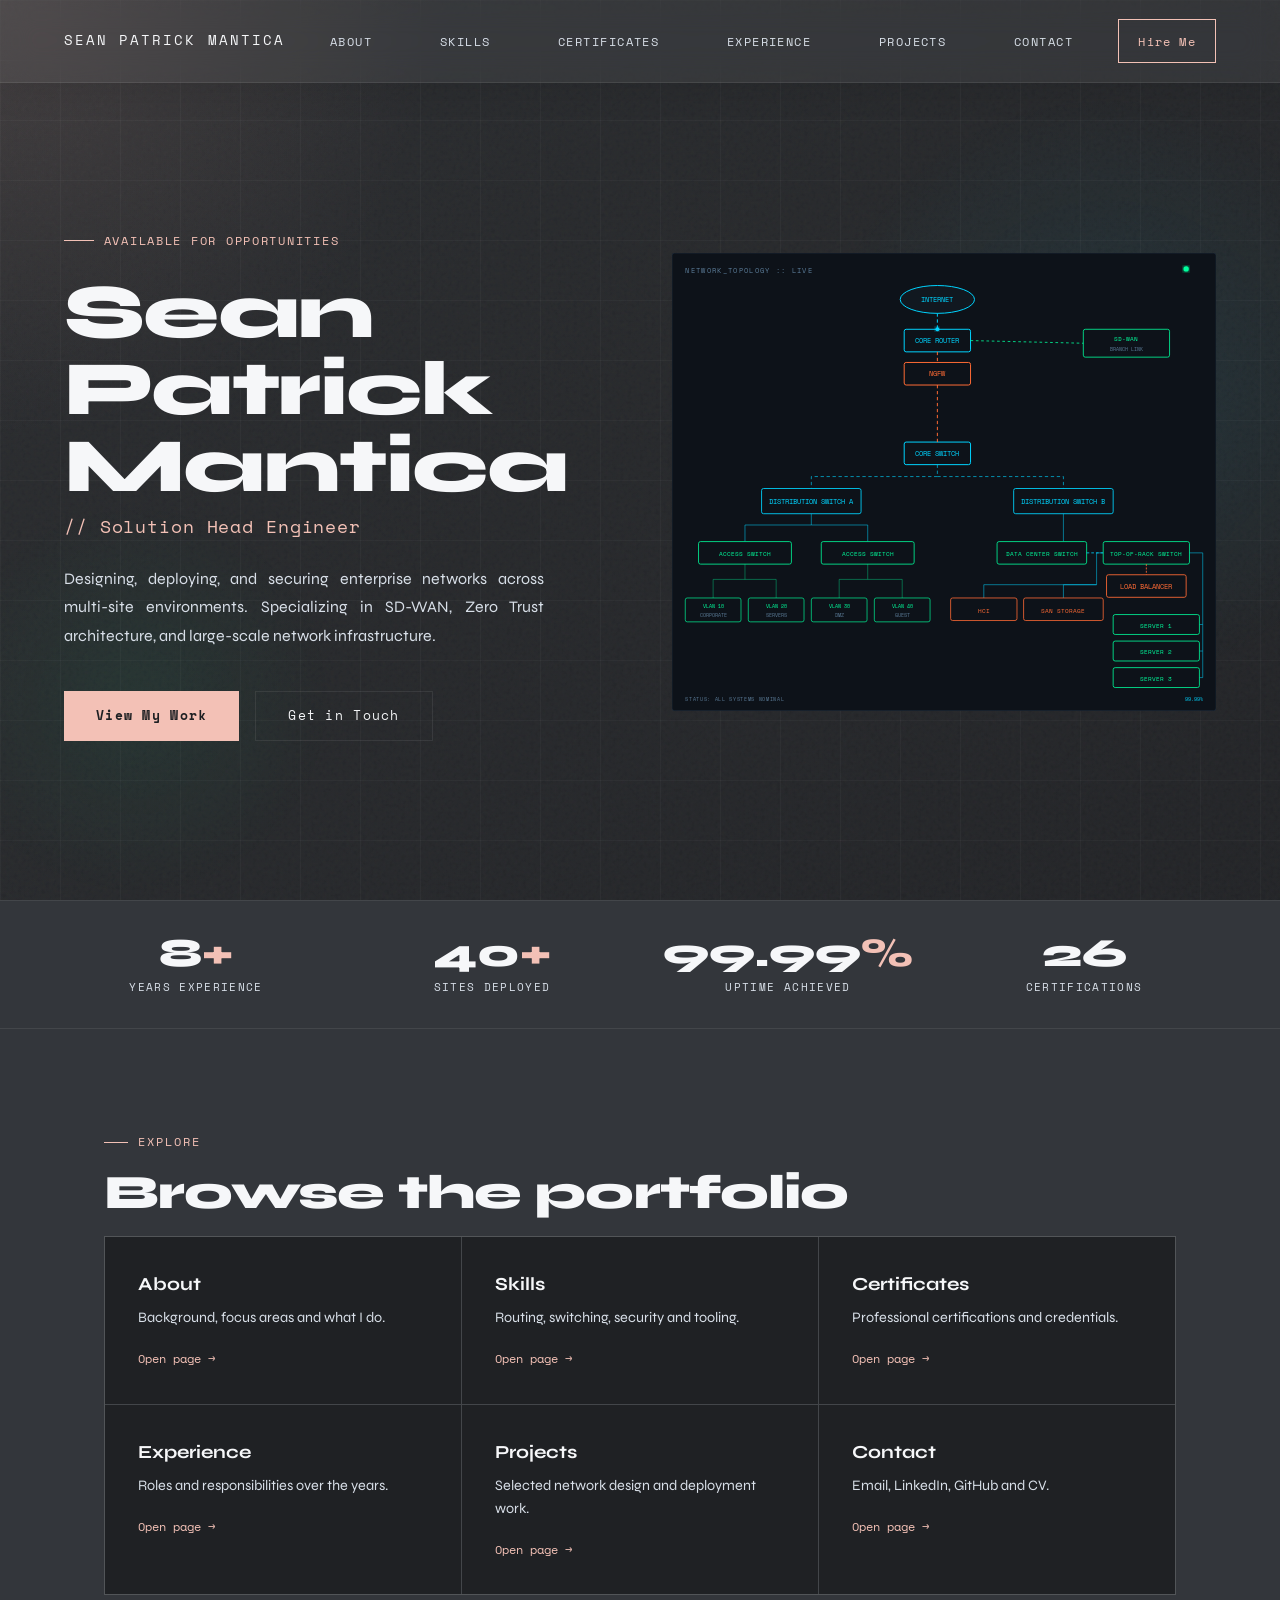
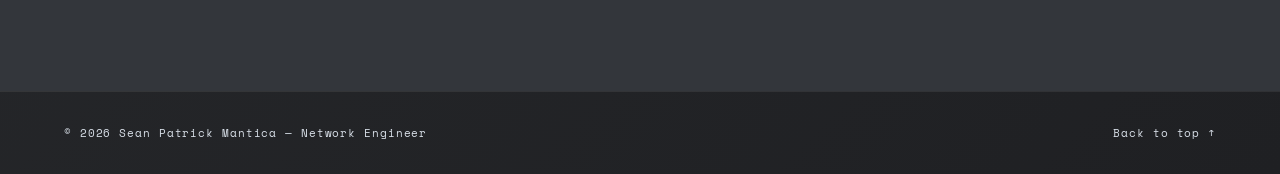
<file: index.html>
<!DOCTYPE html>
<html lang="en">
<head>
<meta charset="UTF-8" />
<meta name="viewport" content="width=device-width, initial-scale=1.0, viewport-fit=cover"/>
<title>Sean Patrick Mantica | Network Engineer</title>
<link rel="preconnect" href="https://fonts.googleapis.com"/>
<link href="https://fonts.googleapis.com/css2?family=Space+Mono:ital,wght@0,400;0,700;1,400&family=Syne:wght@400;600;700;800&display=swap" rel="stylesheet"/>
<link rel="stylesheet" href="css/style.css"/>
<link rel="icon" type="image/svg+xml" href="Images/sean-favicon.svg"/>
<link rel="shortcut icon" href="Images/sean-favicon.svg" type="image/svg+xml"/>
</head>
<body id="top">

<div class="grid-bg"></div>

<nav id="site-nav">
  <a class="nav-logo" href="index.html">SEAN PATRICK MANTICA</a>
  <button class="nav-toggle" type="button" aria-expanded="false" aria-controls="site-nav">Menu</button>
  <ul class="nav-links">
    <li><a href="About.html">About</a></li>
    <li><a href="Skills.html">Skills</a></li>
    <li><a href="Certificates.html">Certificates</a></li>
    <li><a href="Experience.html">Experience</a></li>
    <li><a href="Projects.html">Projects</a></li>
    <li><a href="Contact.html">Contact</a></li>
  </ul>
  <a class="nav-cta" href="mailto:seanpatrickmantica@gmail.com">Hire Me</a>
</nav>

<main>
<section id="hero">
  <div class="hero-glow"></div>
  <div class="hero-glow2"></div>
  <div class="hero-inner">
    <div>
      <div class="hero-tag fade-up">Available for opportunities</div>
      <h1 class="hero-name fade-up delay-1">Sean <br/>Patrick <br/>Mantica</h1>
      <div class="hero-title fade-up delay-2">// Solution Head Engineer</div>
      <p class="hero-desc fade-up delay-3">
        Designing, deploying, and securing enterprise networks across multi-site environments. 
        Specializing in SD-WAN, Zero Trust architecture, and large-scale network infrastructure.
      </p>
      <div class="hero-btns fade-up delay-4">
        <a class="btn-primary" href="Projects.html">View My Work</a>
        <a class="btn-outline" href="Contact.html">Get in Touch</a>
      </div>
    </div>

    <!-- Network diagram SVG -->
    <div class="hero-visual fade-up delay-5">
    <svg class="network-diagram" viewBox="0 0 820 690" fill="none" xmlns="http://www.w3.org/2000/svg" role="img" aria-label="Enterprise network topology showing core routing, security, switching, data center, storage, load balancing, and three servers">
      <defs>
        <filter id="glow"><feGaussianBlur stdDeviation="3" result="blur"/><feMerge><feMergeNode in="blur"/><feMergeNode in="SourceGraphic"/></feMerge></filter>
      </defs>

      <rect width="820" height="690" rx="4" fill="#0d1219" stroke="#1e2d3d" stroke-width="1"/>
      <text x="20" y="30" font-family="Space Mono" font-size="11" fill="#5a7a96" letter-spacing="2">NETWORK_TOPOLOGY :: LIVE</text>
      <circle cx="775" cy="24" r="4" fill="#00ff9d" filter="url(#glow)">
        <animate attributeName="opacity" values="1;0.3;1" dur="2s" repeatCount="indefinite"/>
      </circle>

      <ellipse cx="400" cy="70" rx="56" ry="21" fill="#111820" stroke="#00d4ff" stroke-width="1.5"/>
      <text x="400" y="74" font-family="Space Mono" font-size="10" fill="#00d4ff" text-anchor="middle">INTERNET</text>

      <rect x="350" y="115" width="100" height="34" rx="3" fill="#0d1219" stroke="#00d4ff" stroke-width="1.5"/>
      <text x="400" y="136" font-family="Space Mono" font-size="10" fill="#00d4ff" text-anchor="middle">CORE ROUTER</text>
      <line x1="400" y1="91" x2="400" y2="115" stroke="#00d4ff" stroke-width="1.5" stroke-dasharray="5,4">
        <animate attributeName="stroke-dashoffset" from="0" to="-18" dur="1s" repeatCount="indefinite"/>
      </line>
      <circle r="3" fill="#00d4ff" filter="url(#glow)">
        <animateMotion dur="2s" repeatCount="indefinite" path="M400,91 L400,115"/>
      </circle>

      <rect x="350" y="165" width="100" height="34" rx="3" fill="#0d1219" stroke="#ff6b35" stroke-width="1.5"/>
      <text x="400" y="186" font-family="Space Mono" font-size="10" fill="#ff6b35" text-anchor="middle">NGFW</text>
      <line x1="400" y1="149" x2="400" y2="165" stroke="#ff6b35" stroke-width="1.5" stroke-dasharray="5,4"/>

      <rect x="350" y="285" width="100" height="34" rx="3" fill="#0d1219" stroke="#00d4ff" stroke-width="1.5"/>
      <text x="400" y="306" font-family="Space Mono" font-size="10" fill="#00d4ff" text-anchor="middle">CORE SWITCH</text>
      <line x1="400" y1="199" x2="400" y2="285" stroke="#ff6b35" stroke-width="1.5" stroke-dasharray="5,4"/>

      <rect x="620" y="115" width="130" height="42" rx="3" fill="#0d1219" stroke="#00ff9d" stroke-width="1.2"/>
      <text x="685" y="133" font-family="Space Mono" font-size="9" fill="#00ff9d" text-anchor="middle">SD-WAN</text>
      <text x="685" y="147" font-family="Space Mono" font-size="8" fill="#5a7a96" text-anchor="middle">BRANCH LINK</text>
      <line x1="450" y1="132" x2="620" y2="136" stroke="#00ff9d" stroke-width="1.2" stroke-dasharray="4,4"/>

      <path d="M400 319 V337 H210 V355 M400 337 H590 V355" stroke="#00d4ff" stroke-width="1.2" stroke-dasharray="5,4" opacity=".8"/>
      <rect x="135" y="355" width="150" height="38" rx="3" fill="#0d1219" stroke="#00d4ff" stroke-width="1.3"/>
      <text x="210" y="379" font-family="Space Mono" font-size="10" fill="#00d4ff" text-anchor="middle">DISTRIBUTION SWITCH A</text>
      <rect x="515" y="355" width="150" height="38" rx="3" fill="#0d1219" stroke="#00d4ff" stroke-width="1.3"/>
      <text x="590" y="379" font-family="Space Mono" font-size="10" fill="#00d4ff" text-anchor="middle">DISTRIBUTION SWITCH B</text>

      <path d="M210 393 V410 H110 V435 M210 410 H295 V435" stroke="#00d4ff" stroke-width="1.1" opacity=".7"/>
      <rect x="40" y="435" width="140" height="34" rx="3" fill="#0d1219" stroke="#00ff9d" stroke-width="1.2"/>
      <text x="110" y="456" font-family="Space Mono" font-size="9" fill="#00ff9d" text-anchor="middle">ACCESS SWITCH</text>
      <rect x="225" y="435" width="140" height="34" rx="3" fill="#0d1219" stroke="#00ff9d" stroke-width="1.2"/>
      <text x="295" y="456" font-family="Space Mono" font-size="9" fill="#00ff9d" text-anchor="middle">ACCESS SWITCH</text>

      <path d="M110 469 V492 H62 V520 M110 492 H157 V520 M295 469 V492 H252 V520 M295 492 H347 V520" stroke="#00ff9d" stroke-width="1" opacity=".55"/>
      <rect x="20" y="520" width="84" height="36" rx="3" fill="#0d1219" stroke="#00ff9d" stroke-width="1"/>
      <text x="62" y="535" font-family="Space Mono" font-size="8" fill="#00ff9d" text-anchor="middle">VLAN 10</text>
      <text x="62" y="548" font-family="Space Mono" font-size="7" fill="#5a7a96" text-anchor="middle">CORPORATE</text>
      <rect x="115" y="520" width="84" height="36" rx="3" fill="#0d1219" stroke="#00ff9d" stroke-width="1"/>
      <text x="157" y="535" font-family="Space Mono" font-size="8" fill="#00ff9d" text-anchor="middle">VLAN 20</text>
      <text x="157" y="548" font-family="Space Mono" font-size="7" fill="#5a7a96" text-anchor="middle">SERVERS</text>
      <rect x="210" y="520" width="84" height="36" rx="3" fill="#0d1219" stroke="#00ff9d" stroke-width="1"/>
      <text x="252" y="535" font-family="Space Mono" font-size="8" fill="#00ff9d" text-anchor="middle">VLAN 30</text>
      <text x="252" y="548" font-family="Space Mono" font-size="7" fill="#5a7a96" text-anchor="middle">DMZ</text>
      <rect x="305" y="520" width="84" height="36" rx="3" fill="#0d1219" stroke="#00ff9d" stroke-width="1"/>
      <text x="347" y="535" font-family="Space Mono" font-size="8" fill="#00ff9d" text-anchor="middle">VLAN 40</text>
      <text x="347" y="548" font-family="Space Mono" font-size="7" fill="#5a7a96" text-anchor="middle">GUEST</text>

      <path d="M590 393 V435" stroke="#00d4ff" stroke-width="1.1" opacity=".7"/>
      <rect x="490" y="435" width="135" height="34" rx="3" fill="#0d1219" stroke="#00ff9d" stroke-width="1.2"/>
      <text x="557.5" y="456" font-family="Space Mono" font-size="9" fill="#00ff9d" text-anchor="middle">DATA CENTER SWITCH</text>
      <line x1="625" y1="452" x2="650" y2="452" stroke="#00d4ff" stroke-width="1.2" stroke-dasharray="4,3"/>
      <rect x="650" y="435" width="130" height="34" rx="3" fill="#0d1219" stroke="#00ff9d" stroke-width="1.2"/>
      <text x="715" y="456" font-family="Space Mono" font-size="9" fill="#00ff9d" text-anchor="middle">TOP-OF-RACK SWITCH</text>
      <line x1="715" y1="469" x2="715" y2="485" stroke="#ff6b35" stroke-width="1.3" stroke-dasharray="3,2"/>
      <rect x="655" y="485" width="120" height="34" rx="3" fill="#0d1219" stroke="#ff6b35" stroke-width="1.3"/>
      <text x="715" y="506" font-family="Space Mono" font-size="10" fill="#ff6b35" text-anchor="middle">LOAD BALANCER</text>

      <path d="M650 452 H640 V500 H470 V520 M640 500 H590 V520 M780 452 H800 V640 M800 560 H795 M800 600 H795 M800 640 H795" stroke="#00d4ff" stroke-width="1.1" opacity=".7"/>
      <rect x="420" y="520" width="100" height="34" rx="3" fill="#0d1219" stroke="#ff6b35" stroke-width="1.2"/>
      <text x="470" y="542" font-family="Space Mono" font-size="9" fill="#ff6b35" text-anchor="middle">HCI</text>
      <rect x="530" y="520" width="120" height="34" rx="3" fill="#0d1219" stroke="#ff6b35" stroke-width="1.2"/>
      <text x="590" y="542" font-family="Space Mono" font-size="9" fill="#ff6b35" text-anchor="middle">SAN STORAGE</text>

      <rect x="665" y="545" width="130" height="30" rx="3" fill="#0d1219" stroke="#00ff9d" stroke-width="1.2"/>
      <text x="730" y="565" font-family="Space Mono" font-size="9" fill="#00ff9d" text-anchor="middle">SERVER 1</text>
      <rect x="665" y="585" width="130" height="30" rx="3" fill="#0d1219" stroke="#00ff9d" stroke-width="1.2"/>
      <text x="730" y="605" font-family="Space Mono" font-size="9" fill="#00ff9d" text-anchor="middle">SERVER 2</text>
      <rect x="665" y="625" width="130" height="30" rx="3" fill="#0d1219" stroke="#00ff9d" stroke-width="1.2"/>
      <text x="730" y="645" font-family="Space Mono" font-size="9" fill="#00ff9d" text-anchor="middle">SERVER 3</text>

      <text x="20" y="675" font-family="Space Mono" font-size="8" fill="#5a7a96" letter-spacing="1">STATUS: ALL SYSTEMS NOMINAL</text>
      <text x="800" y="675" font-family="Space Mono" font-size="8" fill="#00d4ff" text-anchor="end">99.99%</text>
    </svg>
    </div>
  </div>
</section>

<div class="stat-strip">
  <div class="stat-inner">
    <div>
      <div class="stat-num">8<span>+</span></div>
      <div class="stat-label">Years Experience</div>
    </div>
    <div>
      <div class="stat-num">40<span>+</span></div>
      <div class="stat-label">Sites Deployed</div>
    </div>
    <div>
      <div class="stat-num">99.99<span>%</span></div>
      <div class="stat-label">Uptime Achieved</div>
    </div>
    <div>
      <div class="stat-num" data-certification-count>26</div>
      <div class="stat-label">Certifications</div>
    </div>
  </div>
</div>

<section class="explore">
  <div class="section-wrap">
    <div class="section-label">Explore</div>
    <h2 class="section-title">Browse the portfolio</h2>
    <div class="explore-grid">
      <a class="explore-card" href="About.html"><h3>About</h3><p>Background, focus areas and what I do.</p><span>Open page →</span></a>
      <a class="explore-card" href="Skills.html"><h3>Skills</h3><p>Routing, switching, security and tooling.</p><span>Open page →</span></a>
      <a class="explore-card" href="Certificates.html"><h3>Certificates</h3><p>Professional certifications and credentials.</p><span>Open page →</span></a>
      <a class="explore-card" href="Experience.html"><h3>Experience</h3><p>Roles and responsibilities over the years.</p><span>Open page →</span></a>
      <a class="explore-card" href="Projects.html"><h3>Projects</h3><p>Selected network design and deployment work.</p><span>Open page →</span></a>
      <a class="explore-card" href="Contact.html"><h3>Contact</h3><p>Email, LinkedIn, GitHub and CV.</p><span>Open page →</span></a>
    </div>
  </div>
</section>
</main>

<footer>
  <div class="footer-copy">© 2026 Sean Patrick Mantica — Network Engineer</div>
  <a class="footer-back" href="#top">Back to top ↑</a>
</footer>

<script src="js/main.js"></script>
</body>
</html>
</file>
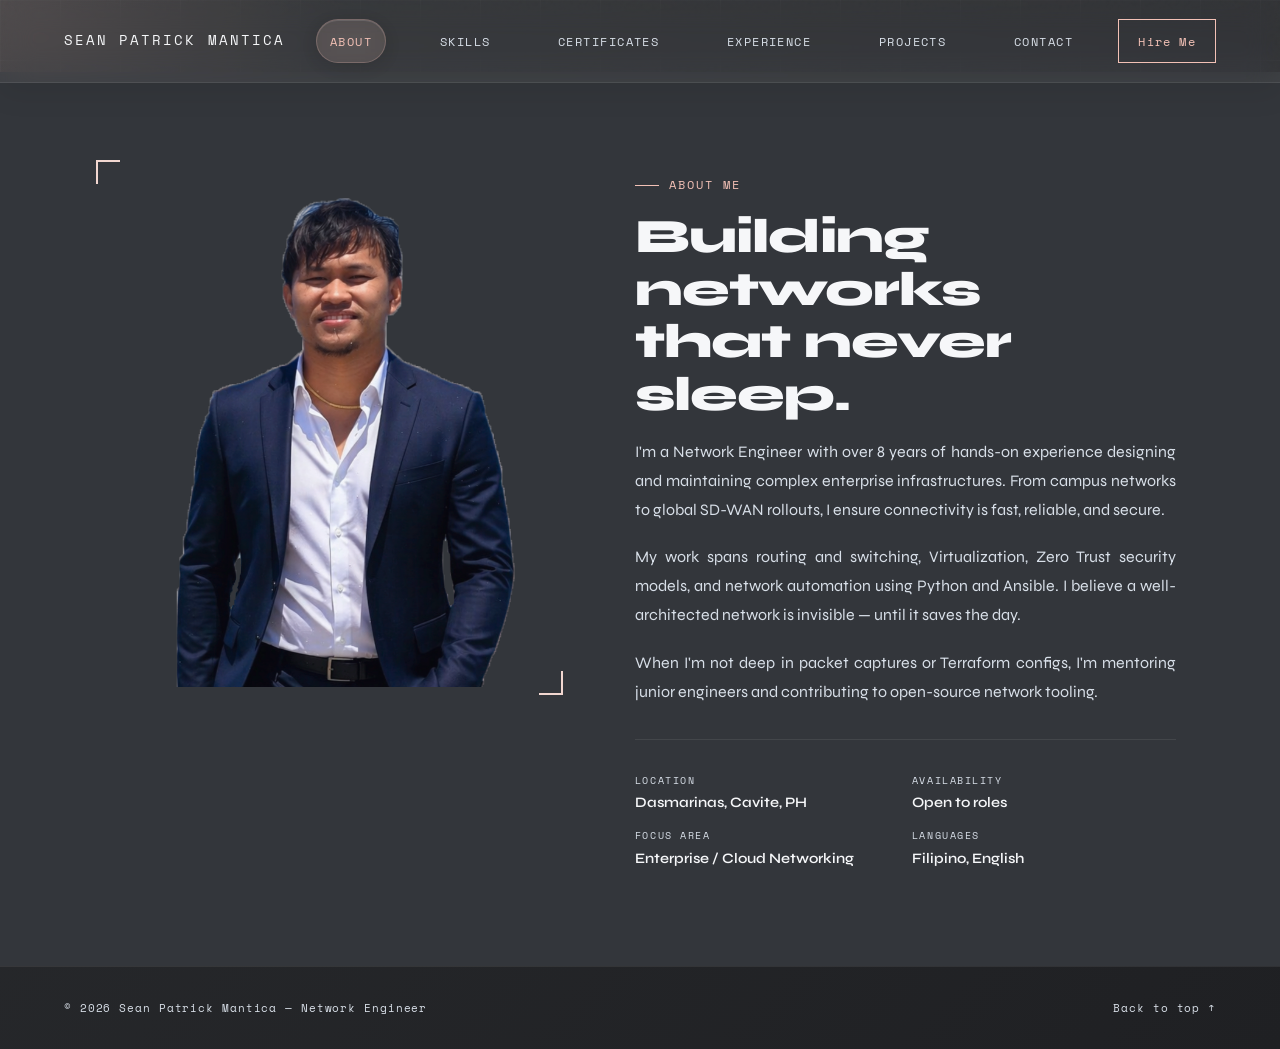
<file: About.html>
<!DOCTYPE html>
<html lang="en">
<head>
<meta charset="UTF-8" />
<meta name="viewport" content="width=device-width, initial-scale=1.0, viewport-fit=cover"/>
<title>About | Sean Patrick Mantica</title>
<link rel="preconnect" href="https://fonts.googleapis.com"/>
<link href="https://fonts.googleapis.com/css2?family=Space+Mono:ital,wght@0,400;0,700;1,400&family=Syne:wght@400;600;700;800&display=swap" rel="stylesheet"/>
<link rel="stylesheet" href="css/style.css"/>
<link rel="icon" type="image/svg+xml" href="Images/sean-favicon.svg"/>
<link rel="shortcut icon" href="Images/sean-favicon.svg" type="image/svg+xml"/>
</head>
<body id="top">

<div class="grid-bg"></div>

<nav id="site-nav">
  <a class="nav-logo" href="index.html">SEAN PATRICK MANTICA</a>
  <button class="nav-toggle" type="button" aria-expanded="false" aria-controls="site-nav">Menu</button>
  <ul class="nav-links">
    <li><a href="About.html" class="active" aria-current="page">About</a></li>
    <li><a href="Skills.html">Skills</a></li>
    <li><a href="Certificates.html">Certificates</a></li>
    <li><a href="Experience.html">Experience</a></li>
    <li><a href="Projects.html">Projects</a></li>
    <li><a href="Contact.html">Contact</a></li>
  </ul>
  <a class="nav-cta" href="mailto:seanpatrickmantica@gmail.com">Hire Me</a>
</nav>

<main class="page-main">
<section id="about">
  <div class="section-wrap">
    <div class="about-grid">
      <div class="about-img-wrap">
        <img class="about-photo" src="Images/self.png" alt="Sean Patrick Mantica"/>
        <div class="about-corner tl"></div>
        <div class="about-corner br"></div>
      </div>
      <div class="about-content">
        <div class="section-label">About Me</div>
        <h2 class="section-title">Building networks<br/>that never sleep.</h2>
        <p>
          I'm a Network Engineer with over 8 years of hands-on experience designing and maintaining complex enterprise infrastructures. From campus networks to global SD-WAN rollouts, I ensure connectivity is fast, reliable, and secure.
        </p>
        <p>
          My work spans routing and switching, Virtualization, Zero Trust security models, and network automation using Python and Ansible. I believe a well-architected network is invisible — until it saves the day.
        </p>
        <p>
          When I'm not deep in packet captures or Terraform configs, I'm mentoring junior engineers and contributing to open-source network tooling.
        </p>
        <div class="about-details">
          <div class="detail-item">
            <span class="detail-label">Location</span>
            <span class="detail-val">Dasmarinas, Cavite, PH</span>
          </div>
          <div class="detail-item">
            <span class="detail-label">Availability</span>
            <span class="detail-val">Open to roles</span>
          </div>
          <div class="detail-item">
            <span class="detail-label">Focus Area</span>
            <span class="detail-val">Enterprise / Cloud Networking</span>
          </div>
          <div class="detail-item">
            <span class="detail-label">Languages</span>
            <span class="detail-val">Filipino, English</span>
          </div>
        </div>
      </div>
    </div>
  </div>
</section>
</main>

<footer>
  <div class="footer-copy">© 2026 Sean Patrick Mantica — Network Engineer</div>
  <a class="footer-back" href="#top">Back to top ↑</a>
</footer>

<script src="js/main.js"></script>
</body>
</html>
</file>
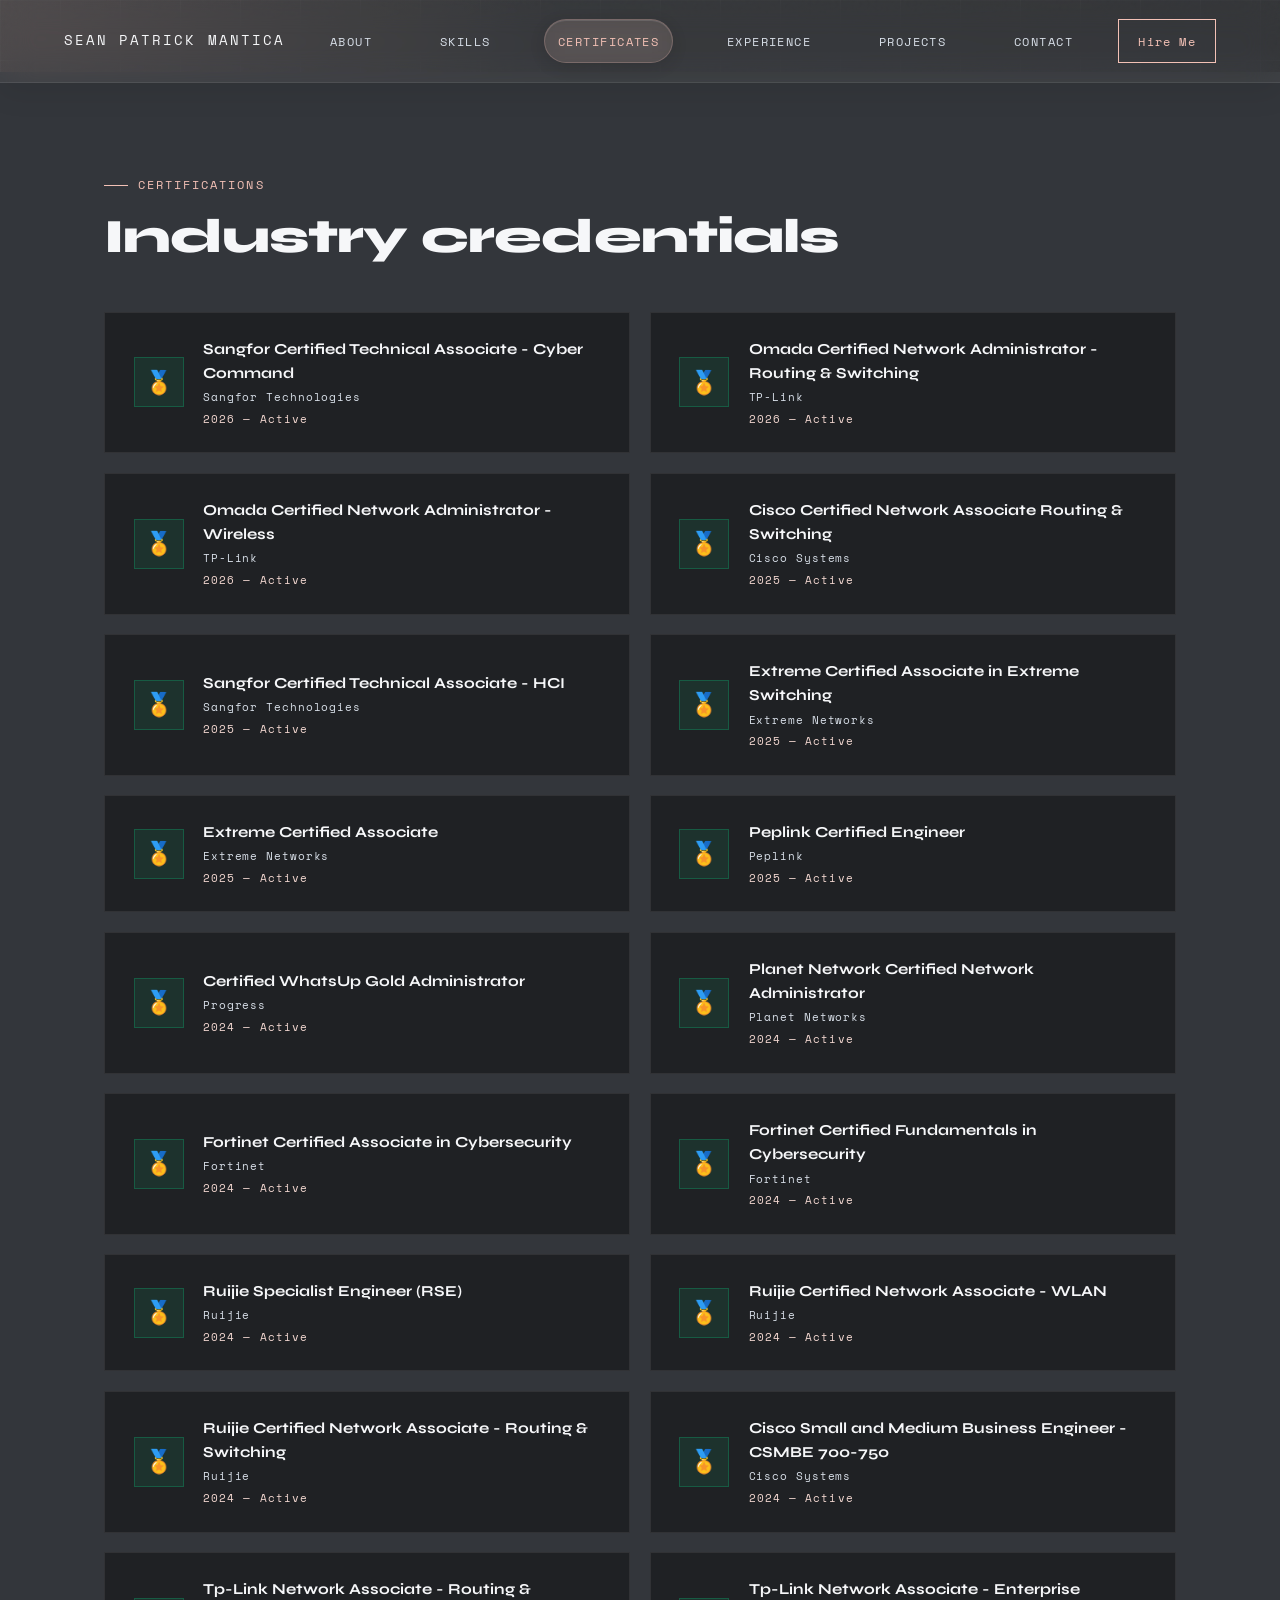
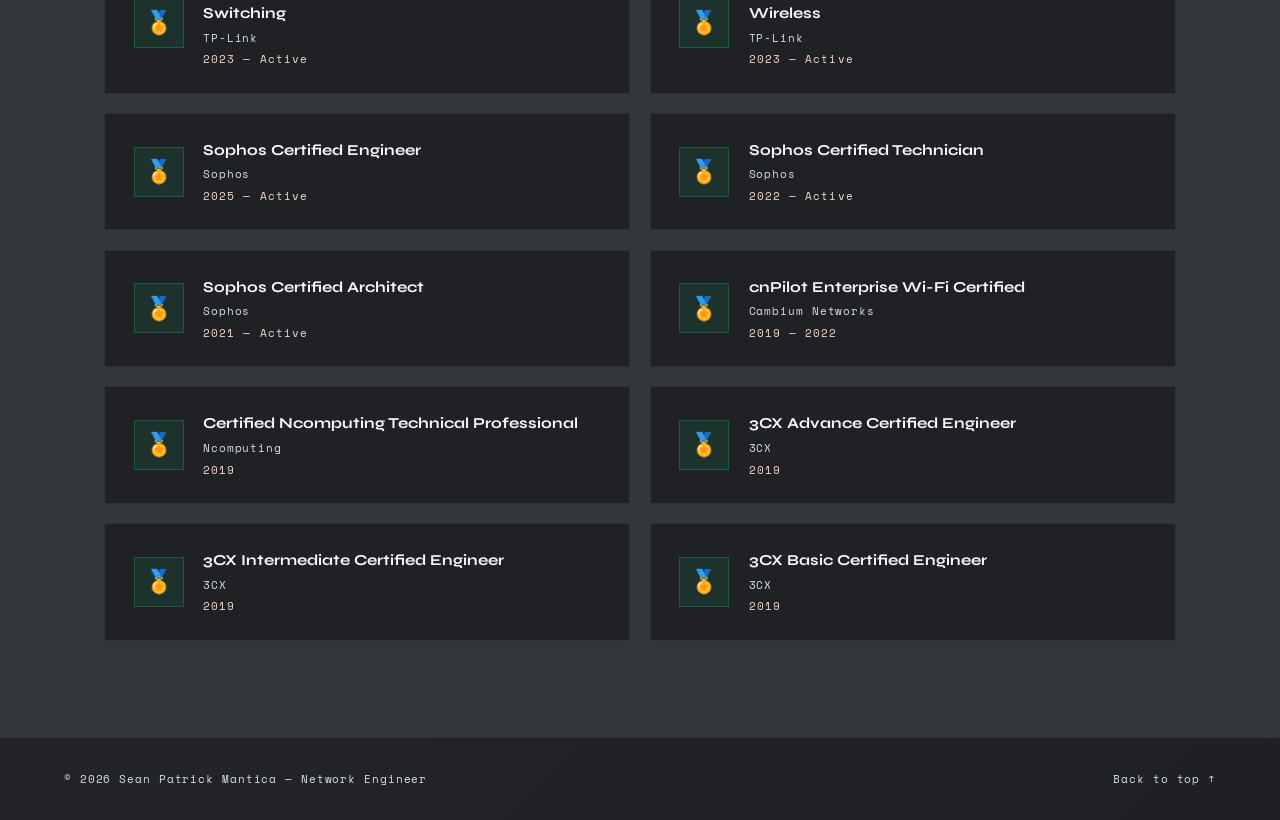
<file: Certificates.html>
<!DOCTYPE html>
<html lang="en">
<head>
<meta charset="UTF-8" />
<meta name="viewport" content="width=device-width, initial-scale=1.0, viewport-fit=cover"/>
<title>Certificates | Sean Patrick Mantica</title>
<link rel="preconnect" href="https://fonts.googleapis.com"/>
<link href="https://fonts.googleapis.com/css2?family=Space+Mono:ital,wght@0,400;0,700;1,400&family=Syne:wght@400;600;700;800&display=swap" rel="stylesheet"/>
<link rel="stylesheet" href="css/style.css"/>
<link rel="icon" type="image/svg+xml" href="Images/sean-favicon.svg"/>
<link rel="shortcut icon" href="Images/sean-favicon.svg" type="image/svg+xml"/>
</head>
<body id="top">

<div class="grid-bg"></div>

<nav id="site-nav">
  <a class="nav-logo" href="index.html">SEAN PATRICK MANTICA</a>
  <button class="nav-toggle" type="button" aria-expanded="false" aria-controls="site-nav">Menu</button>
  <ul class="nav-links">
    <li><a href="About.html">About</a></li>
    <li><a href="Skills.html">Skills</a></li>
    <li><a href="Certificates.html" class="active" aria-current="page">Certificates</a></li>
    <li><a href="Experience.html">Experience</a></li>
    <li><a href="Projects.html">Projects</a></li>
    <li><a href="Contact.html">Contact</a></li>
  </ul>
  <a class="nav-cta" href="mailto:seanpatrickmantica@gmail.com">Hire Me</a>
</nav>

<main class="page-main">
<section id="certs">
  <div class="section-wrap">
    <div class="section-label">Certifications</div>
    <h2 class="section-title">Industry credentials</h2>
    <div class="certs-list">

      <div class="cert-card">
        <div class="cert-badge">🏅</div>
        <div>
          <div class="cert-name">Sangfor Certified Technical Associate - Cyber Command</div>
          <div class="cert-org">Sangfor Technologies</div>
          <div class="cert-year">2026 — Active</div>
        </div>
      </div>

      <div class="cert-card">
        <div class="cert-badge">🏅</div>
        <div>
          <div class="cert-name">Omada Certified Network Administrator -Routing & Switching</div>
          <div class="cert-org">TP-Link</div>
          <div class="cert-year">2026 — Active</div>
        </div>
      </div>

      <div class="cert-card">
        <div class="cert-badge">🏅</div>
        <div>
          <div class="cert-name">Omada Certified Network Administrator - Wireless</div>
          <div class="cert-org">TP-Link</div>
          <div class="cert-year">2026 — Active</div>
        </div>
      </div>

      <div class="cert-card">
        <div class="cert-badge">🏅</div>
        <div>
          <div class="cert-name">Cisco Certified Network Associate Routing & Switching</div>
          <div class="cert-org">Cisco Systems</div>
          <div class="cert-year">2025 — Active</div>
        </div>
      </div>

      <div class="cert-card">
        <div class="cert-badge">🏅</div>
        <div>
          <div class="cert-name">Sangfor Certified Technical Associate - HCI</div>
          <div class="cert-org">Sangfor Technologies</div>
          <div class="cert-year">2025 — Active</div>
        </div>
      </div>

      <div class="cert-card">
        <div class="cert-badge">🏅</div>
        <div>
          <div class="cert-name">Extreme Certified Associate in Extreme Switching</div>
          <div class="cert-org">Extreme Networks</div>
          <div class="cert-year">2025 — Active</div>
        </div>
      </div>

            <div class="cert-card">
        <div class="cert-badge">🏅</div>
        <div>
          <div class="cert-name">Extreme Certified Associate</div>
          <div class="cert-org">Extreme Networks</div>
          <div class="cert-year">2025 — Active</div>
        </div>
      </div>

                  <div class="cert-card">
        <div class="cert-badge">🏅</div>
        <div>
          <div class="cert-name">Peplink Certified Engineer</div>
          <div class="cert-org">Peplink</div>
          <div class="cert-year">2025 — Active</div>
        </div>
      </div>

                        <div class="cert-card">
        <div class="cert-badge">🏅</div>
        <div>
          <div class="cert-name">Certified WhatsUp Gold Administrator</div>
          <div class="cert-org">Progress</div>
          <div class="cert-year">2024 — Active</div>
        </div>
      </div>

                              <div class="cert-card">
        <div class="cert-badge">🏅</div>
        <div>
          <div class="cert-name">Planet Network Certified Network Administrator</div>
          <div class="cert-org">Planet Networks</div>
          <div class="cert-year">2024 — Active</div>
        </div>
      </div>

            <div class="cert-card">
        <div class="cert-badge">🏅</div>
        <div>
          <div class="cert-name">Fortinet Certified Associate in Cybersecurity</div>
          <div class="cert-org">Fortinet</div>
          <div class="cert-year">2024 — Active</div>
        </div>
      </div>

            <div class="cert-card">
        <div class="cert-badge">🏅</div>
        <div>
          <div class="cert-name">Fortinet Certified Fundamentals in Cybersecurity</div>
          <div class="cert-org">Fortinet</div>
          <div class="cert-year">2024 — Active</div>
        </div>
      </div>

             <div class="cert-card">
        <div class="cert-badge">🏅</div>
        <div>
          <div class="cert-name">Ruijie Specialist Engineer (RSE)</div>
          <div class="cert-org">Ruijie</div>
          <div class="cert-year">2024 — Active</div>
        </div>
      </div>

              <div class="cert-card">
        <div class="cert-badge">🏅</div>
        <div>
          <div class="cert-name">Ruijie Certified Network Associate - WLAN</div>
          <div class="cert-org">Ruijie</div>
          <div class="cert-year">2024 — Active</div>
        </div>
      </div>

              <div class="cert-card">
        <div class="cert-badge">🏅</div>
        <div>
          <div class="cert-name">Ruijie Certified Network Associate - Routing & Switching</div>
          <div class="cert-org">Ruijie</div>
          <div class="cert-year">2024 — Active</div>
        </div>
      </div>

              <div class="cert-card">
        <div class="cert-badge">🏅</div>
        <div>
          <div class="cert-name">Cisco Small and Medium Business Engineer - CSMBE 700-750</div>
          <div class="cert-org">Cisco Systems</div>
          <div class="cert-year">2024 — Active</div>
        </div>
      </div>

            <div class="cert-card">
        <div class="cert-badge">🏅</div>
        <div>
          <div class="cert-name">Tp-Link Network Associate - Routing & Switching</div>
          <div class="cert-org">TP-Link</div>
          <div class="cert-year">2023 — Active</div>
        </div>
      </div>

            <div class="cert-card">
        <div class="cert-badge">🏅</div>
        <div>
          <div class="cert-name">Tp-Link Network Associate - Enterprise Wireless</div>
          <div class="cert-org">TP-Link</div>
          <div class="cert-year">2023 — Active</div>
        </div>
      </div>

              <div class="cert-card">
        <div class="cert-badge">🏅</div>
        <div>
          <div class="cert-name">Sophos Certified Engineer</div>
          <div class="cert-org">Sophos</div>
          <div class="cert-year">2025 — Active</div>
        </div>
      </div>

            <div class="cert-card">
        <div class="cert-badge">🏅</div>
        <div>
          <div class="cert-name">Sophos Certified Technician</div>
          <div class="cert-org">Sophos</div>
          <div class="cert-year">2022 — Active</div>
        </div>
      </div>

            <div class="cert-card">
        <div class="cert-badge">🏅</div>
        <div>
          <div class="cert-name">Sophos Certified Architect</div>
          <div class="cert-org">Sophos</div>
          <div class="cert-year">2021 — Active</div>
        </div>
      </div>

            <div class="cert-card">
        <div class="cert-badge">🏅</div>
        <div>
          <div class="cert-name">cnPilot Enterprise Wi-Fi Certified</div>
          <div class="cert-org">Cambium Networks</div>
          <div class="cert-year">2019 — 2022</div>
        </div>
      </div>

            <div class="cert-card">
        <div class="cert-badge">🏅</div>
        <div>
          <div class="cert-name">Certified Ncomputing Technical Professional</div>
          <div class="cert-org">Ncomputing</div>
          <div class="cert-year">2019</div>
        </div>
      </div>

            <div class="cert-card">
        <div class="cert-badge">🏅</div>
        <div>
          <div class="cert-name">3CX Advance Certified Engineer</div>
          <div class="cert-org">3CX</div>
          <div class="cert-year">2019</div>
        </div>
      </div>

            <div class="cert-card">
        <div class="cert-badge">🏅</div>
        <div>
          <div class="cert-name">3CX Intermediate Certified Engineer</div>
          <div class="cert-org">3CX</div>
          <div class="cert-year">2019</div>
        </div>
      </div>

            <div class="cert-card">
        <div class="cert-badge">🏅</div>
        <div>
          <div class="cert-name">3CX Basic Certified Engineer</div>
          <div class="cert-org">3CX</div>
          <div class="cert-year">2019</div>
        </div>
      </div>

    </div>
  </div>
</section>
</main>

<footer>
  <div class="footer-copy">© 2026 Sean Patrick Mantica — Network Engineer</div>
  <a class="footer-back" href="#top">Back to top ↑</a>
</footer>

<script src="js/main.js"></script>
</body>
</html>
</file>
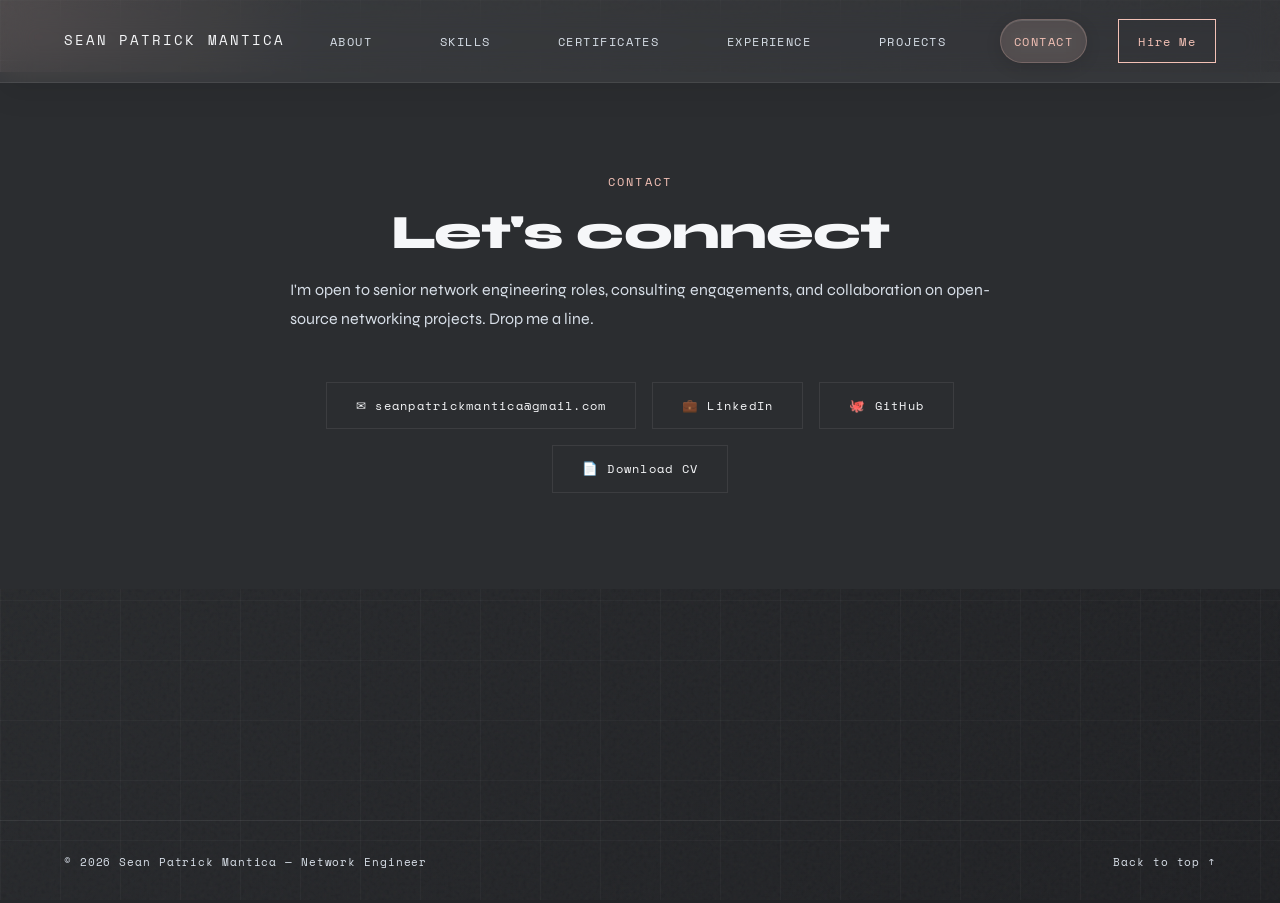
<file: Contact.html>
<!DOCTYPE html>
<html lang="en">
<head>
<meta charset="UTF-8" />
<meta name="viewport" content="width=device-width, initial-scale=1.0, viewport-fit=cover"/>
<title>Contact | Sean Patrick Mantica</title>
<link rel="preconnect" href="https://fonts.googleapis.com"/>
<link href="https://fonts.googleapis.com/css2?family=Space+Mono:ital,wght@0,400;0,700;1,400&family=Syne:wght@400;600;700;800&display=swap" rel="stylesheet"/>
<link rel="stylesheet" href="css/style.css"/>
<link rel="icon" type="image/svg+xml" href="Images/sean-favicon.svg"/>
<link rel="shortcut icon" href="Images/sean-favicon.svg" type="image/svg+xml"/>
</head>
<body id="top">

<div class="grid-bg"></div>

<nav id="site-nav">
  <a class="nav-logo" href="index.html">SEAN PATRICK MANTICA</a>
  <button class="nav-toggle" type="button" aria-expanded="false" aria-controls="site-nav">Menu</button>
  <ul class="nav-links">
    <li><a href="About.html">About</a></li>
    <li><a href="Skills.html">Skills</a></li>
    <li><a href="Certificates.html">Certificates</a></li>
    <li><a href="Experience.html">Experience</a></li>
    <li><a href="Projects.html">Projects</a></li>
    <li><a href="Contact.html" class="active" aria-current="page">Contact</a></li>
  </ul>
  <a class="nav-cta" href="mailto:seanpatrickmantica@gmail.com">Hire Me</a>
</nav>

<main class="page-main">
<section id="contact">
  <div class="section-wrap">
    <div class="contact-inner">
      <div class="section-label">Contact</div>
      <h2 class="section-title">Let's connect</h2>
      <p class="contact-sub">
        I'm open to senior network engineering roles, consulting engagements, and collaboration on open-source networking projects. Drop me a line.
      </p>
      <div class="contact-links">
        <a class="contact-link" href="mailto:seanpatrickmantica@gmail.com">✉ seanpatrickmantica@gmail.com</a>
        <a class="contact-link" href="https://www.linkedin.com/in/sean-patrick-mantica-57411917b/">💼 LinkedIn</a>
        <a class="contact-link" href="https://github.com/seanpatrickmantica">🐙 GitHub</a>
        <a class="contact-link" href="Files/SEAN%20PATRICK%20MANTICA%20-%20CURRICULUM%20VITAE.pdf" download>📄 Download CV</a>
      </div>
    </div>
  </div>
</section>
</main>

<footer>
  <div class="footer-copy">© 2026 Sean Patrick Mantica — Network Engineer</div>
  <a class="footer-back" href="#top">Back to top ↑</a>
</footer>

<script src="js/main.js"></script>
</body>
</html>
</file>
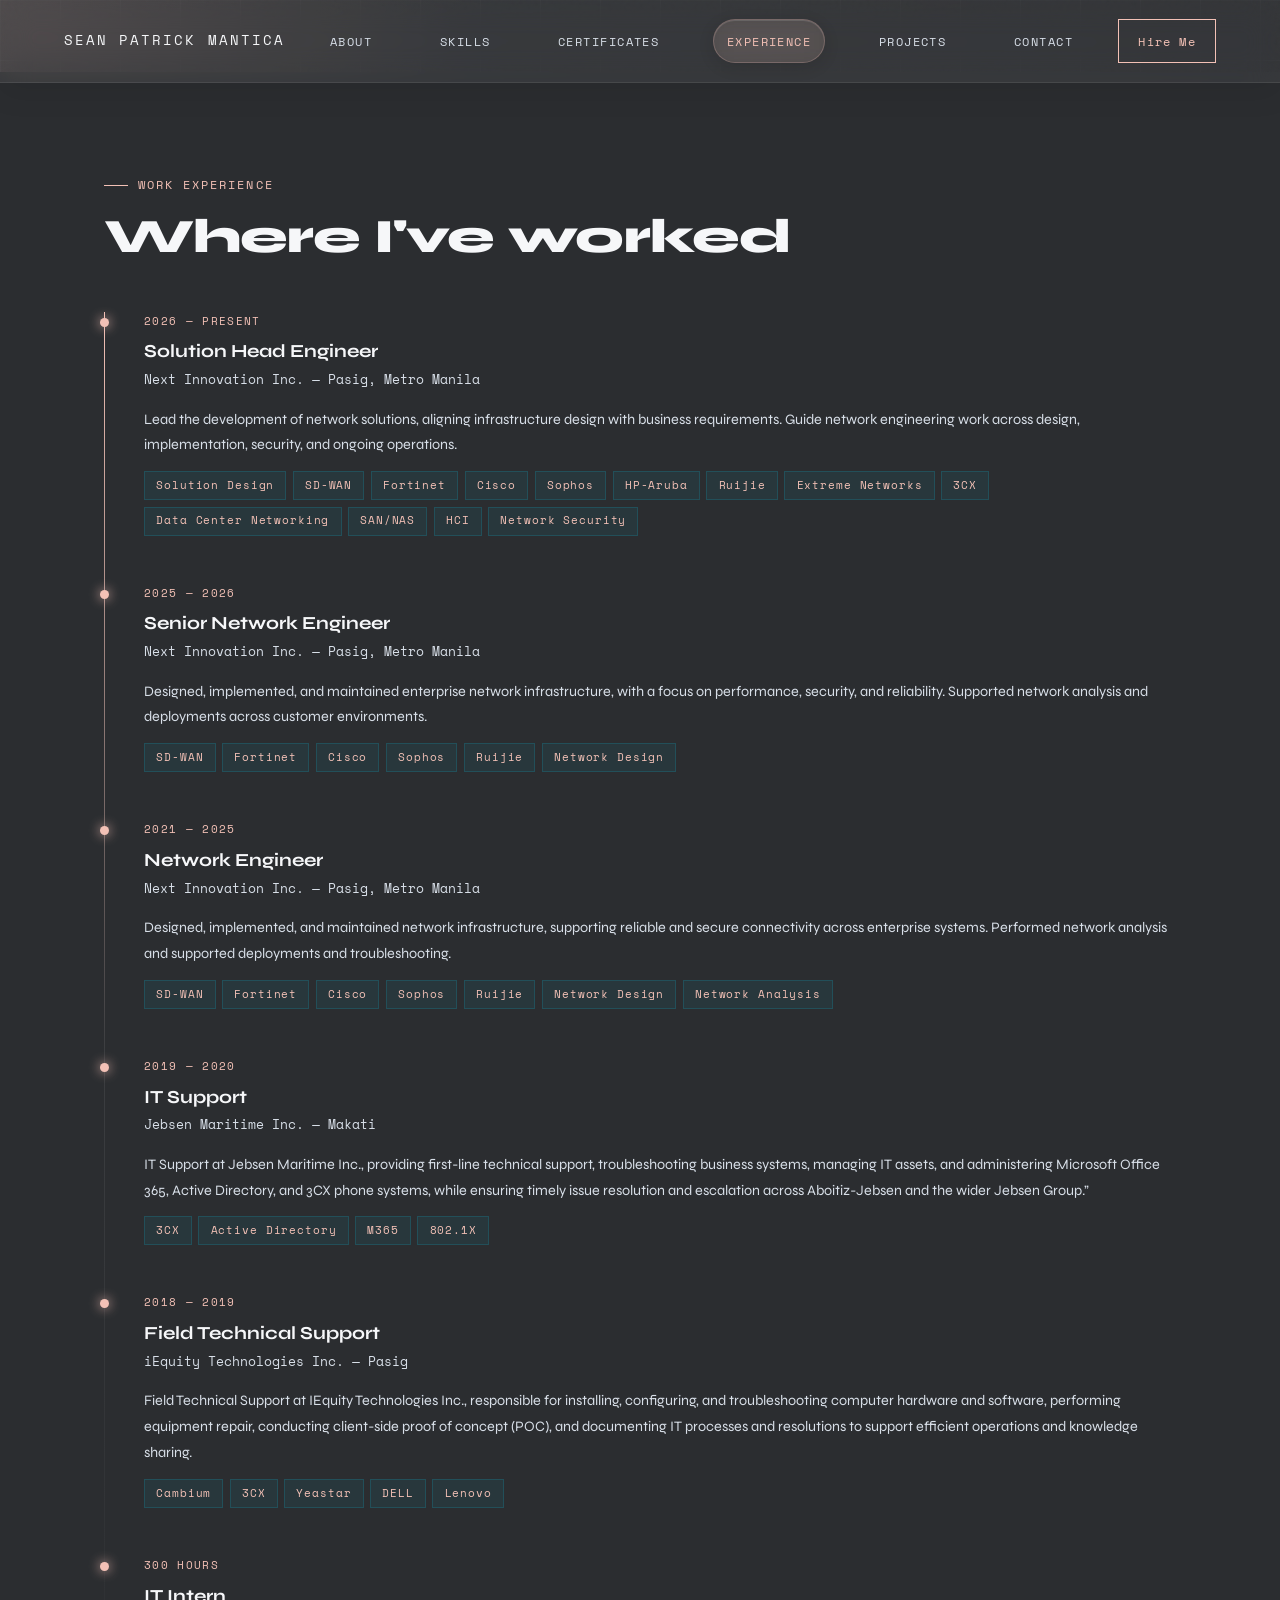
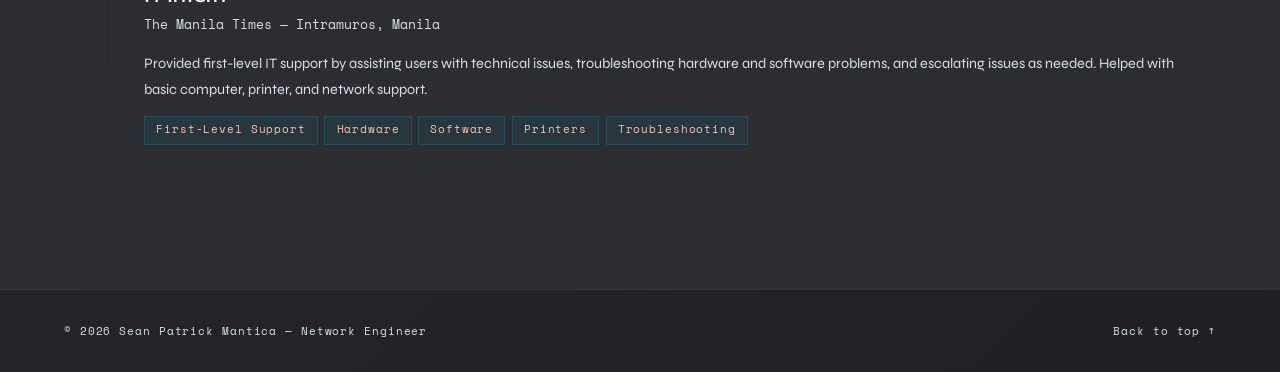
<file: Experience.html>
<!DOCTYPE html>
<html lang="en">
<head>
<meta charset="UTF-8" />
<meta name="viewport" content="width=device-width, initial-scale=1.0, viewport-fit=cover"/>
<title>Experience | Sean Patrick Mantica</title>
<link rel="preconnect" href="https://fonts.googleapis.com"/>
<link href="https://fonts.googleapis.com/css2?family=Space+Mono:ital,wght@0,400;0,700;1,400&family=Syne:wght@400;600;700;800&display=swap" rel="stylesheet"/>
<link rel="stylesheet" href="css/style.css"/>
<link rel="icon" type="image/svg+xml" href="Images/sean-favicon.svg"/>
<link rel="shortcut icon" href="Images/sean-favicon.svg" type="image/svg+xml"/>
</head>
<body id="top">

<div class="grid-bg"></div>

<nav id="site-nav">
  <a class="nav-logo" href="index.html">SEAN PATRICK MANTICA</a>
  <button class="nav-toggle" type="button" aria-expanded="false" aria-controls="site-nav">Menu</button>
  <ul class="nav-links">
    <li><a href="About.html">About</a></li>
    <li><a href="Skills.html">Skills</a></li>
    <li><a href="Certificates.html">Certificates</a></li>
    <li><a href="Experience.html" class="active" aria-current="page">Experience</a></li>
    <li><a href="Projects.html">Projects</a></li>
    <li><a href="Contact.html">Contact</a></li>
  </ul>
  <a class="nav-cta" href="mailto:seanpatrickmantica@gmail.com">Hire Me</a>
</nav>

<main class="page-main">
<section id="experience">
  <div class="section-wrap">
    <div class="section-label">Work Experience</div>
    <h2 class="section-title">Where I've worked</h2>
    <div class="timeline">

      <div class="timeline-item">
        <div class="timeline-period">2026 — Present</div>
        <div class="timeline-role">Solution Head Engineer</div>
        <div class="timeline-company">Next Innovation Inc. — Pasig, Metro Manila</div>
        <div class="timeline-desc">
          Lead the development of network solutions, aligning infrastructure design with business requirements. Guide network engineering work across design, implementation, security, and ongoing operations.
        </div>
        <div class="timeline-tech">
          <span class="tag">Solution Design</span><span class="tag">SD-WAN</span><span class="tag">Fortinet</span><span class="tag">Cisco</span><span class="tag">Sophos</span><span class="tag">HP-Aruba</span><span class="tag">Ruijie</span><span class="tag">Extreme Networks</span><span class="tag">3CX</span><span class="tag">Data Center Networking</span><span class="tag">SAN/NAS</span><span class="tag">HCI</span><span class="tag">Network Security</span>
        </div>
      </div>

      <div class="timeline-item">
        <div class="timeline-period">2025 — 2026</div>
        <div class="timeline-role">Senior Network Engineer</div>
        <div class="timeline-company">Next Innovation Inc. — Pasig, Metro Manila</div>
        <div class="timeline-desc">
          Designed, implemented, and maintained enterprise network infrastructure, with a focus on performance, security, and reliability. Supported network analysis and deployments across customer environments.
        </div>
        <div class="timeline-tech">
          <span class="tag">SD-WAN</span><span class="tag">Fortinet</span><span class="tag">Cisco</span><span class="tag">Sophos</span><span class="tag">Ruijie</span><span class="tag">Network Design</span>
        </div>
      </div>

      <div class="timeline-item">
        <div class="timeline-period">2021 — 2025</div>
        <div class="timeline-role">Network Engineer</div>
        <div class="timeline-company">Next Innovation Inc. — Pasig, Metro Manila</div>
        <div class="timeline-desc">
          Designed, implemented, and maintained network infrastructure, supporting reliable and secure connectivity across enterprise systems. Performed network analysis and supported deployments and troubleshooting.
        </div>
        <div class="timeline-tech">
          <span class="tag">SD-WAN</span><span class="tag">Fortinet</span><span class="tag">Cisco</span><span class="tag">Sophos</span><span class="tag">Ruijie</span><span class="tag">Network Design</span><span class="tag">Network Analysis</span>
        </div>
      </div>

      <div class="timeline-item">
        <div class="timeline-period">2019 — 2020</div>
        <div class="timeline-role">IT Support</div>
        <div class="timeline-company">Jebsen Maritime Inc. — Makati</div>
        <div class="timeline-desc">
          IT Support at Jebsen Maritime Inc., providing first-line technical support, troubleshooting business systems, managing IT assets, and administering Microsoft Office 365, Active Directory, and 3CX phone systems, while ensuring timely issue resolution and escalation across Aboitiz-Jebsen and the wider Jebsen Group.”
        </div>
        <div class="timeline-tech">
          <span class="tag">3CX</span><span class="tag">Active Directory</span><span class="tag">M365</span><span class="tag">802.1X</span>
        </div>
      </div>

      <div class="timeline-item">
        <div class="timeline-period">2018 — 2019</div>
        <div class="timeline-role">Field Technical Support</div>
        <div class="timeline-company">iEquity Technologies Inc. — Pasig</div>
        <div class="timeline-desc">
          Field Technical Support at IEquity Technologies Inc., responsible for installing, configuring, and troubleshooting computer hardware and software, performing equipment repair, conducting client-side proof of concept (POC), and documenting IT processes and resolutions to support efficient operations and knowledge sharing.
        </div>
        <div class="timeline-tech">
          <span class="tag">Cambium</span><span class="tag">3CX</span><span class="tag">Yeastar</span><span class="tag">DELL</span><span class="tag">Lenovo</span>
        </div>
      </div>

      <div class="timeline-item">
        <div class="timeline-period">300 Hours</div>
        <div class="timeline-role">IT Intern</div>
        <div class="timeline-company">The Manila Times — Intramuros, Manila</div>
        <div class="timeline-desc">
          Provided first-level IT support by assisting users with technical issues, troubleshooting hardware and software problems, and escalating issues as needed. Helped with basic computer, printer, and network support.
        </div>
        <div class="timeline-tech">
          <span class="tag">First-Level Support</span><span class="tag">Hardware</span><span class="tag">Software</span><span class="tag">Printers</span><span class="tag">Troubleshooting</span>
        </div>
      </div>

    </div>
  </div>
</section>
</main>

<footer>
  <div class="footer-copy">© 2026 Sean Patrick Mantica — Network Engineer</div>
  <a class="footer-back" href="#top">Back to top ↑</a>
</footer>

<script src="js/main.js"></script>
</body>
</html>
</file>
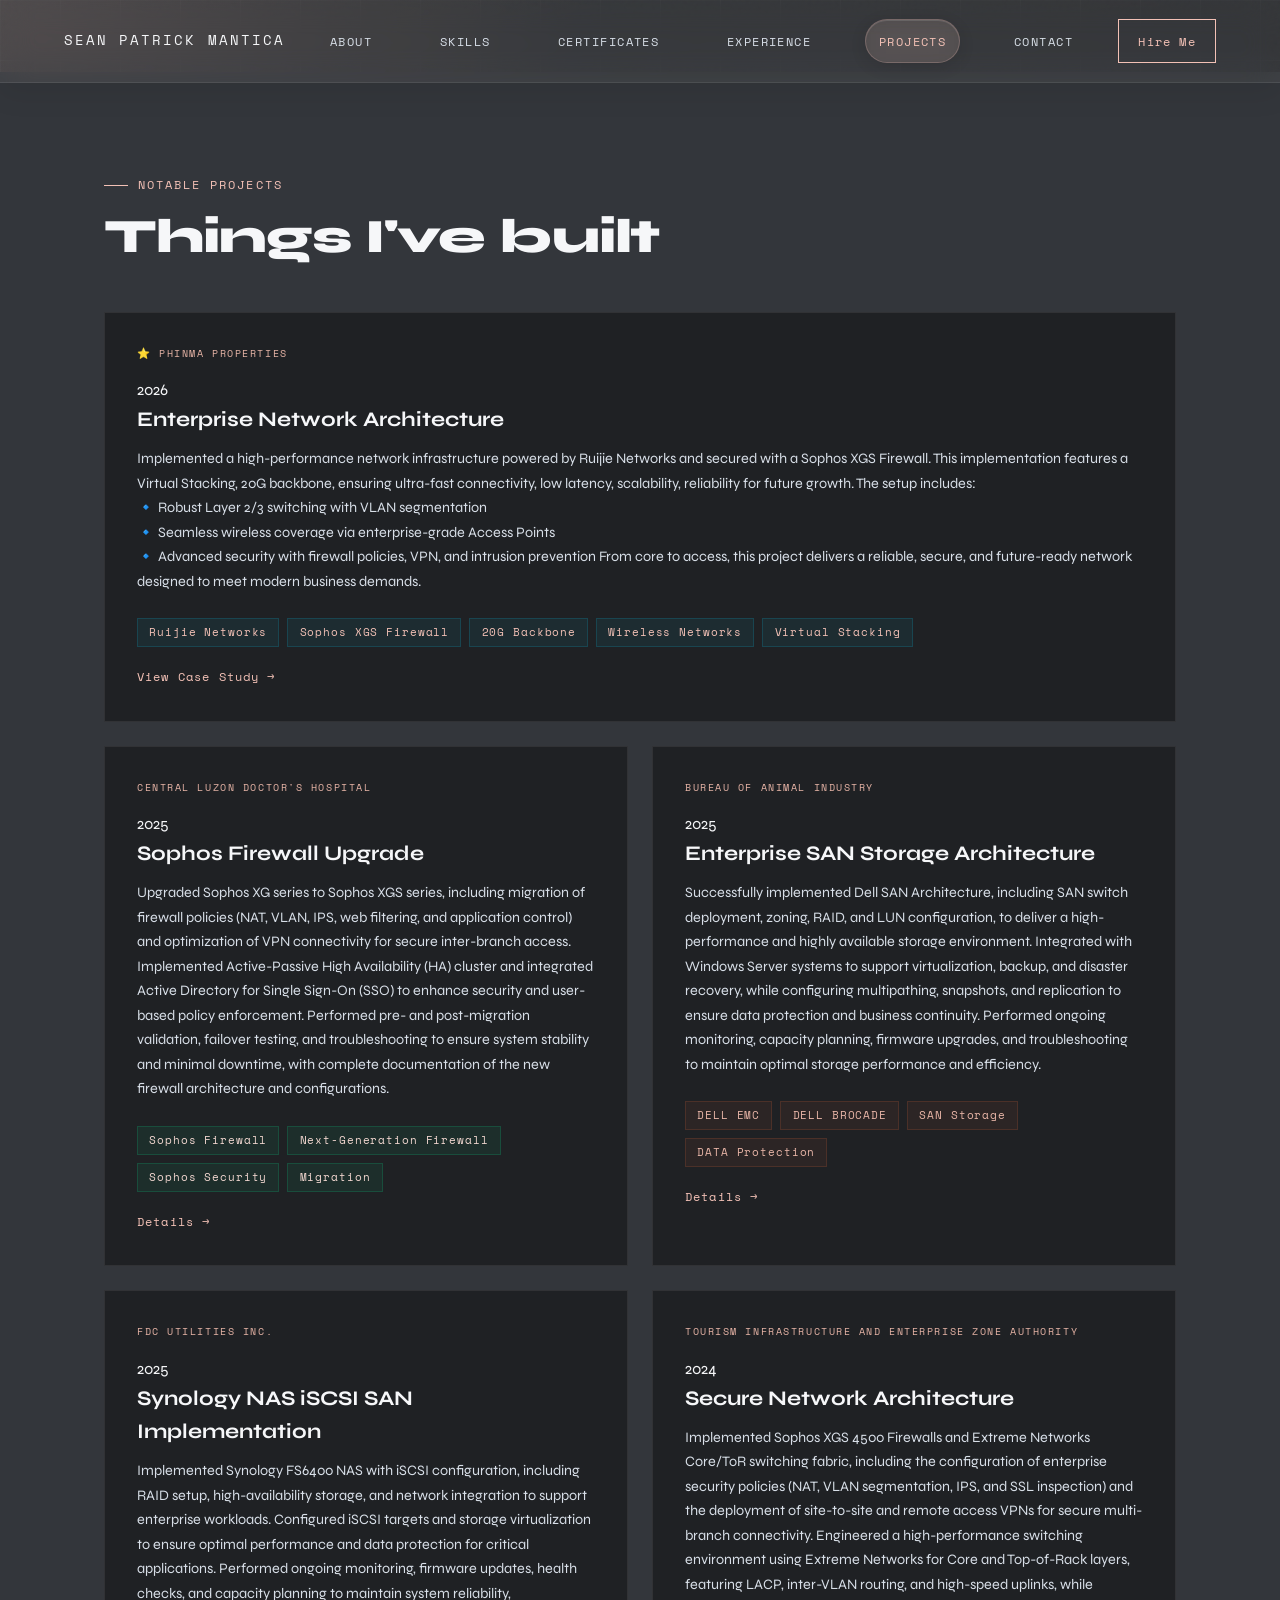
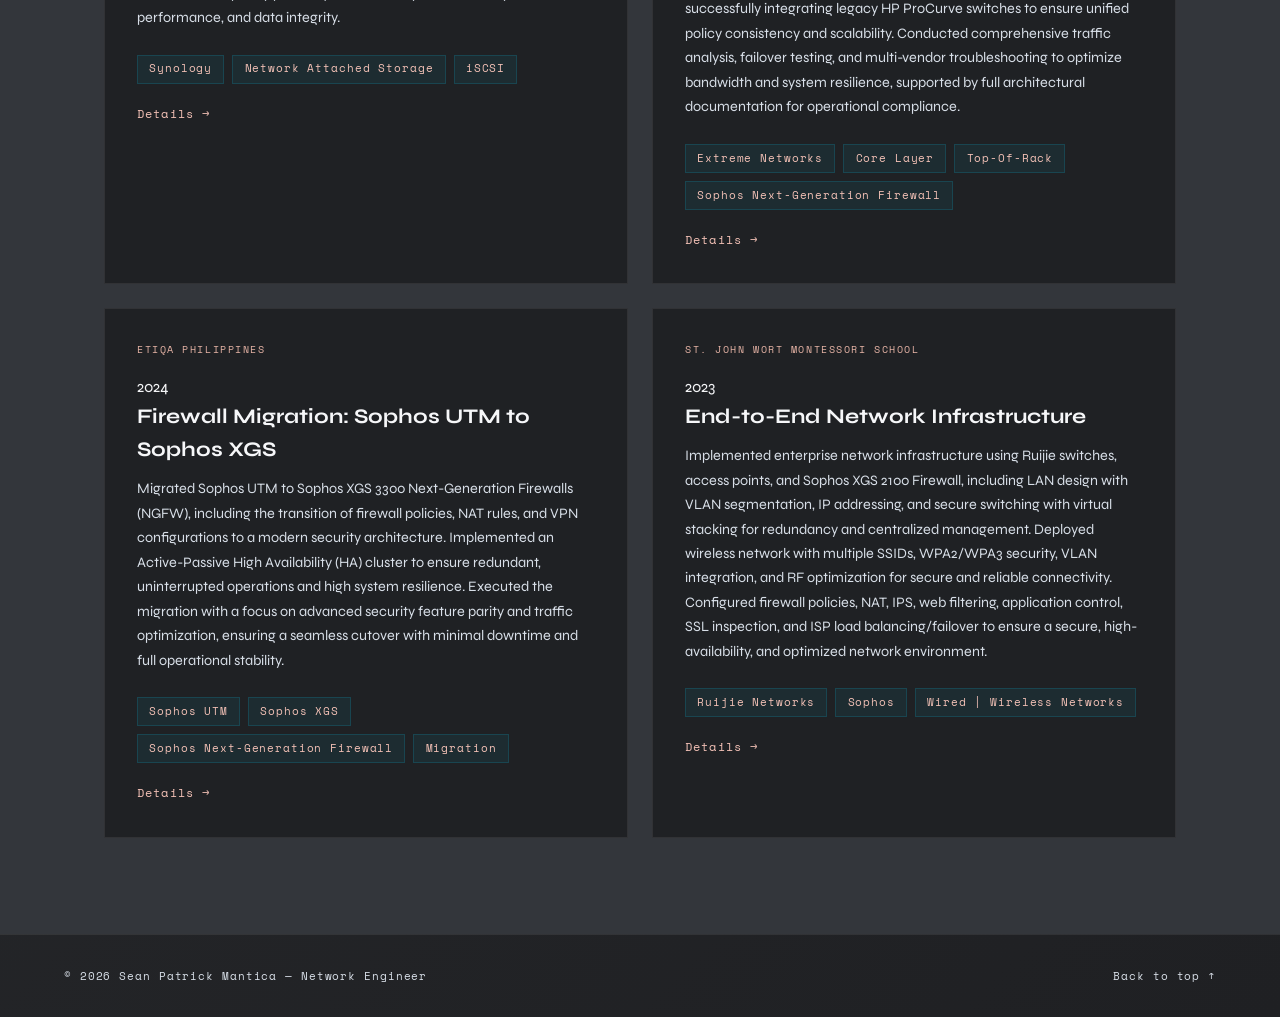
<file: Projects.html>
<!DOCTYPE html>
<html lang="en">
<head>
<meta charset="UTF-8" />
<meta name="viewport" content="width=device-width, initial-scale=1.0, viewport-fit=cover"/>
<title>Projects | Sean Patrick Mantica</title>
<link rel="preconnect" href="https://fonts.googleapis.com"/>
<link href="https://fonts.googleapis.com/css2?family=Space+Mono:ital,wght@0,400;0,700;1,400&family=Syne:wght@400;600;700;800&display=swap" rel="stylesheet"/>
<link rel="stylesheet" href="css/style.css"/>
<link rel="icon" type="image/svg+xml" href="Images/sean-favicon.svg"/>
<link rel="shortcut icon" href="Images/sean-favicon.svg" type="image/svg+xml"/>
</head>
<body id="top">

<div class="grid-bg"></div>

<nav id="site-nav">
  <a class="nav-logo" href="index.html">SEAN PATRICK MANTICA</a>
  <button class="nav-toggle" type="button" aria-expanded="false" aria-controls="site-nav">Menu</button>
  <ul class="nav-links">
    <li><a href="About.html">About</a></li>
    <li><a href="Skills.html">Skills</a></li>
    <li><a href="Certificates.html">Certificates</a></li>
    <li><a href="Experience.html">Experience</a></li>
    <li><a href="Projects.html" class="active" aria-current="page">Projects</a></li>
    <li><a href="Contact.html">Contact</a></li>
  </ul>
  <a class="nav-cta" href="mailto:seanpatrickmantica@gmail.com">Hire Me</a>
</nav>

<main class="page-main">
<section id="projects">
  <div class="section-wrap">
    <div class="section-label">Notable Projects</div>
    <h2 class="section-title">Things I've built</h2>
    <div class="projects-grid">

      <div class="project-card featured">
        <div class="project-type">⭐ Phinma Properties</div>
        <div class="project-year">2026</div>
        <div class="project-name">Enterprise Network Architecture</div>
        <div class="project-desc">
         Implemented a high-performance network infrastructure powered by Ruijie Networks and secured with a Sophos XGS Firewall.
This implementation features a Virtual Stacking, 20G backbone, ensuring ultra-fast connectivity, low latency, scalability, reliability for future growth. The setup includes:
<br>🔹 Robust Layer 2/3 switching with VLAN segmentation
<br>🔹 Seamless wireless coverage via enterprise-grade Access Points
<br>🔹 Advanced security with firewall policies, VPN, and intrusion prevention
From core to access, this project delivers a reliable, secure, and future-ready network designed to meet modern business demands.
        </div>
        <div class="skill-tags" style="margin-bottom:1rem">
          <span class="tag">Ruijie Networks</span><span class="tag">Sophos XGS Firewall</span><span class="tag">20G Backbone</span><span class="tag">Wireless Networks</span><span class="tag">Virtual Stacking</span>
        </div>
        <a class="project-link" href="#">View Case Study →</a>
      </div>

      <div class="project-card">
        <div class="project-type">Central Luzon Doctor's Hospital</div>
        <div class="project-year">2025</div>
        <div class="project-name">Sophos Firewall Upgrade</div>
        <div class="project-desc">
         Upgraded Sophos XG series to Sophos XGS series, including migration of firewall policies (NAT, VLAN, IPS, web filtering, and application control) and optimization of VPN connectivity for secure inter-branch access. Implemented Active-Passive High Availability (HA) cluster and integrated Active Directory for Single Sign-On (SSO) to enhance security and user-based policy enforcement. Performed pre- and post-migration validation, failover testing, and troubleshooting to ensure system stability and minimal downtime, with complete documentation of the new firewall architecture and configurations.
        </div>
        <div class="skill-tags" style="margin-bottom:1rem">
          <span class="tag green">Sophos Firewall</span><span class="tag green">Next-Generation Firewall</span><span class="tag green">Sophos Security</span><span class="tag green">Migration</span>
        </div>
        <a class="project-link" href="#">Details →</a>
      </div>

      <div class="project-card">
        <div class="project-type">Bureau of Animal Industry</div>
        <div class="project-year">2025</div>
        <div class="project-name">Enterprise SAN Storage Architecture</div>
        <div class="project-desc">
         Successfully implemented Dell SAN Architecture, including SAN switch deployment, zoning, RAID, and LUN configuration, to deliver a high-performance and highly available storage environment. Integrated with Windows Server systems to support virtualization, backup, and disaster recovery, while configuring multipathing, snapshots, and replication to ensure data protection and business continuity. Performed ongoing monitoring, capacity planning, firmware upgrades, and troubleshooting to maintain optimal storage performance and efficiency.
        </div>
        <div class="skill-tags" style="margin-bottom:1rem">
          <span class="tag orange">DELL EMC</span><span class="tag orange">DELL BROCADE</span><span class="tag orange">SAN Storage</span><span class="tag orange">DATA Protection</span>
        </div>
        <a class="project-link" href="#">Details →</a>
      </div>

      <div class="project-card">
        <div class="project-type">FDC Utilities Inc.</div>
        <div class="project-year">2025</div>
        <div class="project-name">Synology NAS iSCSI SAN Implementation</div>
        <div class="project-desc">
          Implemented Synology FS6400 NAS with iSCSI configuration, including RAID setup, high-availability storage, and network integration to support enterprise workloads. Configured iSCSI targets and storage virtualization to ensure optimal performance and data protection for critical applications. Performed ongoing monitoring, firmware updates, health checks, and capacity planning to maintain system reliability, performance, and data integrity.
        </div>
        <div class="skill-tags" style="margin-bottom:1rem">
          <span class="tag">Synology</span><span class="tag">Network Attached Storage</span><span class="tag">iSCSI</span>
        </div>
        <a class="project-link" href="#">Details →</a>
      </div>

      <div class="project-card">
        <div class="project-type">Tourism Infrastructure and Enterprise Zone Authority</div>
        <div class="project-year">2024</div>
        <div class="project-name">Secure Network Architecture</div>
        <div class="project-desc">
          Implemented Sophos XGS 4500 Firewalls and Extreme Networks Core/ToR switching fabric, including the configuration of enterprise security policies (NAT, VLAN segmentation, IPS, and SSL inspection) and the deployment of site-to-site and remote access VPNs for secure multi-branch connectivity. Engineered a high-performance switching environment using Extreme Networks for Core and Top-of-Rack layers, featuring LACP, inter-VLAN routing, and high-speed uplinks, while successfully integrating legacy HP ProCurve switches to ensure unified policy consistency and scalability. Conducted comprehensive traffic analysis, failover testing, and multi-vendor troubleshooting to optimize bandwidth and system resilience, supported by full architectural documentation for operational compliance.
        </div>
        <div class="skill-tags" style="margin-bottom:1rem">
          <span class="tag">Extreme Networks</span><span class="tag">Core Layer</span><span class="tag">Top-Of-Rack</span><span class="tag">Sophos Next-Generation Firewall</span>
        </div>
        <a class="project-link" href="#">Details →</a>
      </div>

      <div class="project-card">
        <div class="project-type">Etiqa Philippines</div>
        <div class="project-year">2024</div>
        <div class="project-name">Firewall Migration: Sophos UTM to Sophos XGS</div>
        <div class="project-desc">
         Migrated Sophos UTM to Sophos XGS 3300 Next-Generation Firewalls (NGFW), including the transition of firewall policies, NAT rules, and VPN configurations to a modern security architecture. Implemented an Active-Passive High Availability (HA) cluster to ensure redundant, uninterrupted operations and high system resilience. Executed the migration with a focus on advanced security feature parity and traffic optimization, ensuring a seamless cutover with minimal downtime and full operational stability.
        </div>
        <div class="skill-tags" style="margin-bottom:1rem">
          <span class="tag">Sophos UTM</span><span class="tag">Sophos XGS</span><span class="tag">Sophos Next-Generation Firewall</span><span class="tag">Migration</span>
        </div>
        <a class="project-link" href="#">Details →</a>
      </div>

      <div class="project-card">
        <div class="project-type">St. John Wort Montessori School</div>
        <div class="project-year">2023</div>
        <div class="project-name">End-to-End Network Infrastructure</div>
        <div class="project-desc">
          Implemented enterprise network infrastructure using Ruijie switches, access points, and Sophos XGS 2100 Firewall, including LAN design with VLAN segmentation, IP addressing, and secure switching with virtual stacking for redundancy and centralized management. Deployed wireless network with multiple SSIDs, WPA2/WPA3 security, VLAN integration, and RF optimization for secure and reliable connectivity. Configured firewall policies, NAT, IPS, web filtering, application control, SSL inspection, and ISP load balancing/failover to ensure a secure, high-availability, and optimized network environment.
        </div>
        <div class="skill-tags" style="margin-bottom:1rem">
          <span class="tag">Ruijie Networks</span><span class="tag">Sophos</span><span class="tag">Wired | Wireless Networks</span>
        </div>
        <a class="project-link" href="#">Details →</a>
      </div>

    </div>
  </div>
</section>
</main>

<footer>
  <div class="footer-copy">© 2026 Sean Patrick Mantica — Network Engineer</div>
  <a class="footer-back" href="#top">Back to top ↑</a>
</footer>

<script src="js/main.js"></script>
</body>
</html>
</file>
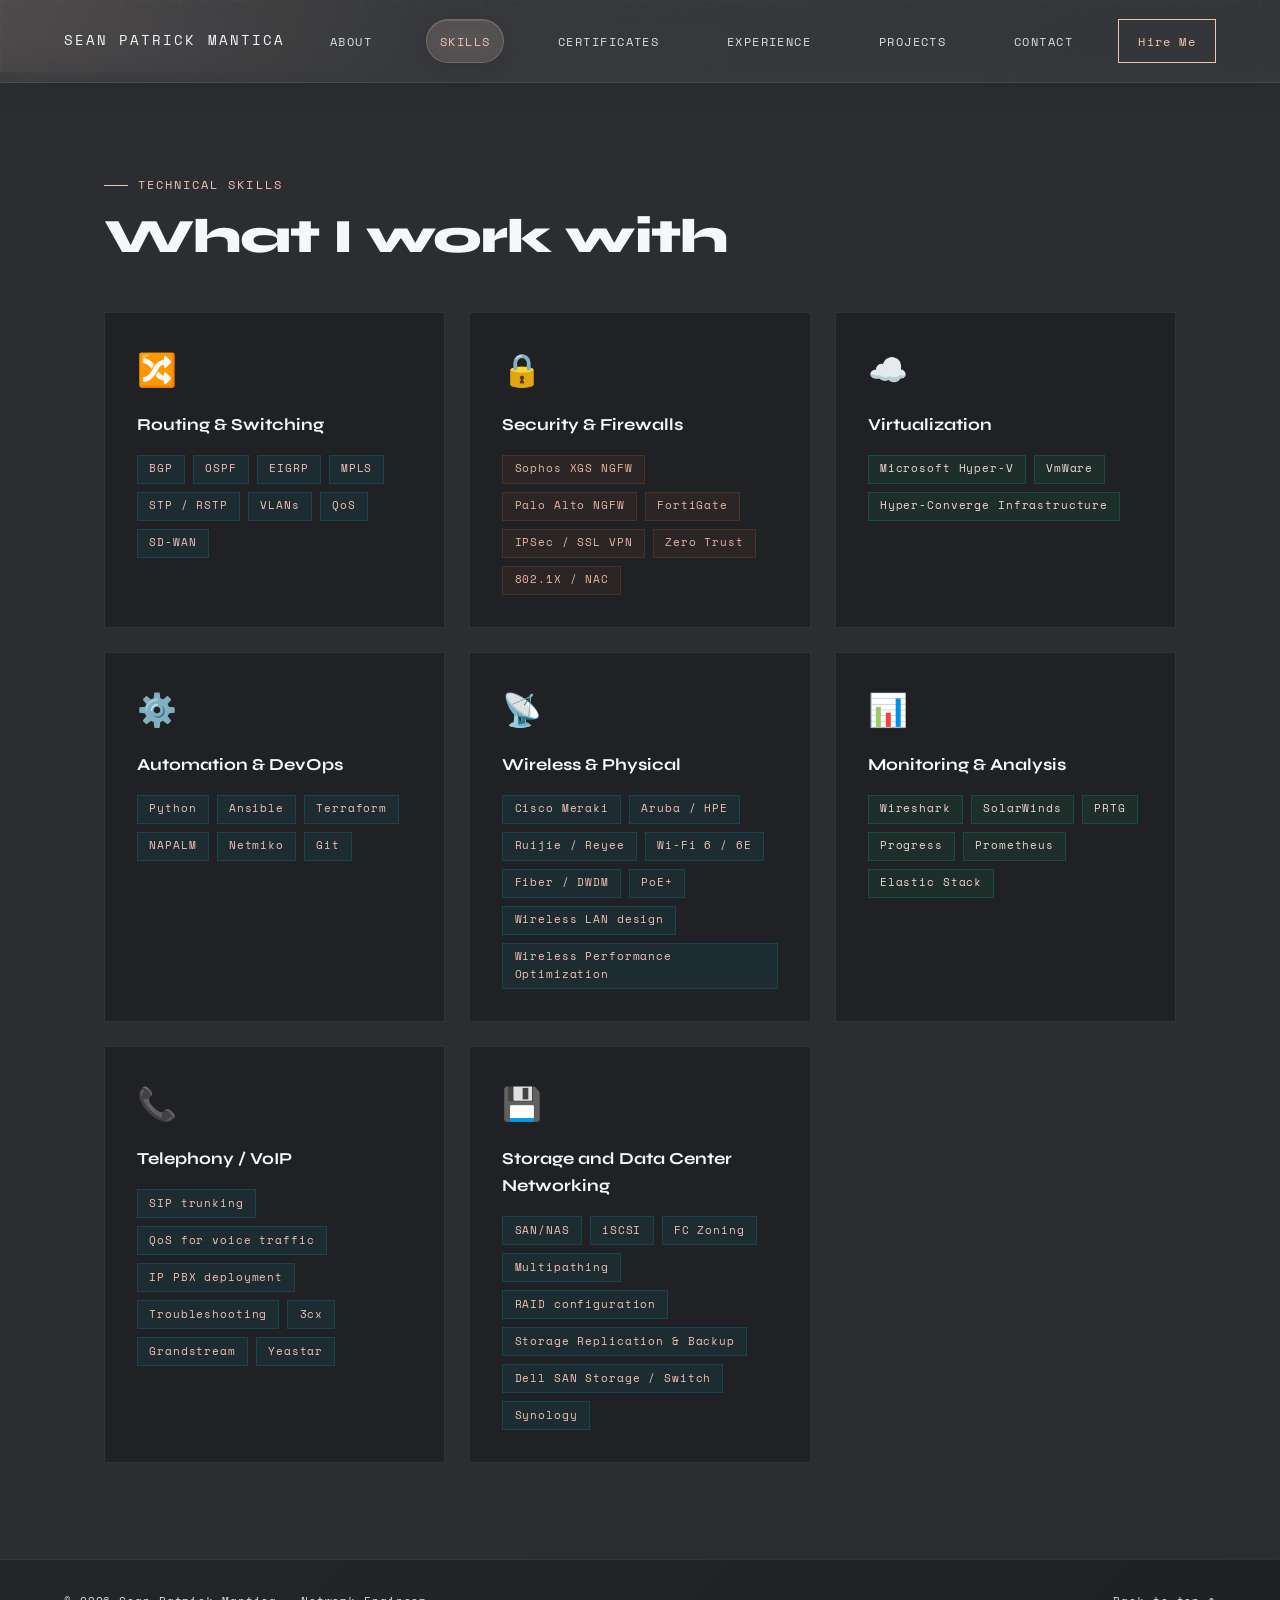
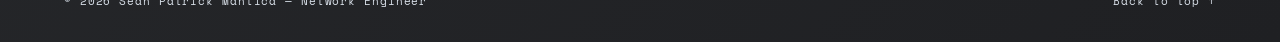
<file: Skills.html>
<!DOCTYPE html>
<html lang="en">
<head>
<meta charset="UTF-8" />
<meta name="viewport" content="width=device-width, initial-scale=1.0, viewport-fit=cover"/>
<title>Skills | Sean Patrick Mantica</title>
<link rel="preconnect" href="https://fonts.googleapis.com"/>
<link href="https://fonts.googleapis.com/css2?family=Space+Mono:ital,wght@0,400;0,700;1,400&family=Syne:wght@400;600;700;800&display=swap" rel="stylesheet"/>
<link rel="stylesheet" href="css/style.css"/>
<link rel="icon" type="image/svg+xml" href="Images/sean-favicon.svg"/>
<link rel="shortcut icon" href="Images/sean-favicon.svg" type="image/svg+xml"/>
</head>
<body id="top">

<div class="grid-bg"></div>

<nav id="site-nav">
  <a class="nav-logo" href="index.html">SEAN PATRICK MANTICA</a>
  <button class="nav-toggle" type="button" aria-expanded="false" aria-controls="site-nav">Menu</button>
  <ul class="nav-links">
    <li><a href="About.html">About</a></li>
    <li><a href="Skills.html" class="active" aria-current="page">Skills</a></li>
    <li><a href="Certificates.html">Certificates</a></li>
    <li><a href="Experience.html">Experience</a></li>
    <li><a href="Projects.html">Projects</a></li>
    <li><a href="Contact.html">Contact</a></li>
  </ul>
  <a class="nav-cta" href="mailto:seanpatrickmantica@gmail.com">Hire Me</a>
</nav>

<main class="page-main">
<section id="skills">
  <div class="section-wrap">
    <div class="section-label">Technical Skills</div>
    <h2 class="section-title">What I work with</h2>
    <div class="skills-grid">

      <div class="skill-card">
        <div class="skill-icon">🔀</div>
        <div class="skill-category">Routing & Switching</div>
        <div class="skill-tags">
          <span class="tag">BGP</span>
          <span class="tag">OSPF</span>
          <span class="tag">EIGRP</span>
          <span class="tag">MPLS</span>
          <span class="tag">STP / RSTP</span>
          <span class="tag">VLANs</span>
          <span class="tag">QoS</span>
          <span class="tag">SD-WAN</span>
        </div>
      </div>

      <div class="skill-card">
        <div class="skill-icon">🔒</div>
        <div class="skill-category">Security & Firewalls</div>
        <div class="skill-tags">
          <span class="tag orange">Sophos XGS NGFW</span>
          <span class="tag orange">Palo Alto NGFW</span>
          <span class="tag orange">FortiGate</span>
          <span class="tag orange">IPSec / SSL VPN</span>
          <span class="tag orange">Zero Trust</span>
          <span class="tag orange">802.1X / NAC</span>
        </div>
      </div>

      <div class="skill-card">
        <div class="skill-icon">☁️</div>
        <div class="skill-category">Virtualization</div>
        <div class="skill-tags">
          <span class="tag green">Microsoft Hyper-V</span>
          <span class="tag green">VmWare</span>
          <span class="tag green">Hyper-Converge Infrastructure</span>

        </div>
      </div>

      <div class="skill-card">
        <div class="skill-icon">⚙️</div>
        <div class="skill-category">Automation & DevOps</div>
        <div class="skill-tags">
          <span class="tag">Python</span>
          <span class="tag">Ansible</span>
          <span class="tag">Terraform</span>
          <span class="tag">NAPALM</span>
          <span class="tag">Netmiko</span>
          <span class="tag">Git</span>
        </div>
      </div>

      <div class="skill-card">
        <div class="skill-icon">📡</div>
        <div class="skill-category">Wireless & Physical</div>
        <div class="skill-tags">
          <span class="tag">Cisco Meraki</span>
          <span class="tag">Aruba / HPE</span>
          <span class="tag">Ruijie / Reyee</span>
          <span class="tag">Wi-Fi 6 / 6E</span>
          <span class="tag">Fiber / DWDM</span>
          <span class="tag">PoE+</span>
          <span class="tag">Wireless LAN design</span>
          <span class="tag">Wireless Performance Optimization</span>
        </div>
      </div>

      <div class="skill-card">
        <div class="skill-icon">📊</div>
        <div class="skill-category">Monitoring & Analysis</div>
        <div class="skill-tags">
          <span class="tag green">Wireshark</span>
          <span class="tag green">SolarWinds</span>
          <span class="tag green">PRTG</span>
          <span class="tag green">Progress</span>
          <span class="tag green">Prometheus</span>
          <span class="tag green">Elastic Stack</span>
        </div>
      </div>

            <div class="skill-card">
        <div class="skill-icon">📞</div>
        <div class="skill-category">Telephony / VoIP</div>
        <div class="skill-tags">
          <span class="tag">SIP trunking</span>
          <span class="tag">QoS for voice traffic</span>
          <span class="tag">IP PBX deployment</span>
          <span class="tag">Troubleshooting</span>
          <span class="tag">3cx</span>
          <span class="tag">Grandstream</span>
          <span class="tag">Yeastar</span>
        </div>
      </div>

                  <div class="skill-card">
        <div class="skill-icon">💾</div>
        <div class="skill-category">Storage and Data Center Networking</div>
        <div class="skill-tags">
          <span class="tag">SAN/NAS</span>
          <span class="tag">iSCSI</span>
          <span class="tag">FC Zoning</span>
          <span class="tag">Multipathing</span>
          <span class="tag">RAID configuration</span>
          <span class="tag">Storage Replication & Backup</span>
          <span class="tag">Dell SAN Storage / Switch</span>
          <span class="tag">Synology</span>
        </div>
      </div>

    </div>
  </div>
</section>
</main>

<footer>
  <div class="footer-copy">© 2026 Sean Patrick Mantica — Network Engineer</div>
  <a class="footer-back" href="#top">Back to top ↑</a>
</footer>

<script src="js/main.js"></script>
</body>
</html>
</file>
<file: css/style.css>
/* Sean Patrick Mantica — Portfolio styles (shared by all pages) */
*, *::before, *::after { box-sizing: border-box; margin: 0; padding: 0; }

:root {
  --bg: #2b2d30;
  --surface: #33363b;
  --card: #1f2124;
  --border: rgba(255,255,255,0.08);
  --accent: #f3c1b6;
  --accent2: #f2d7d0;
  --accent3: #e8b5a7;
  --text: #f4f5f7;
  --muted: #d8dfe8;
  --heading: #f6f7f9;
  --mono: 'Space Mono', monospace;
  --sans: 'Syne', sans-serif;
}

html {
  scroll-behavior: smooth;
  scroll-padding-top: 5rem;
  -webkit-text-size-adjust: 100%;
}

body {
  background:
    radial-gradient(circle at top left, rgba(243,193,182,0.12), transparent 20%),
    linear-gradient(135deg, #2a2c2f 0%, #1f2023 100%);
  color: var(--text);
  font-family: var(--sans);
  line-height: 1.6;
  overflow-x: hidden;
}

body > main, body > footer { animation: page-fade-in .3s ease-out both; }
main p { text-align: justify; }

@keyframes page-fade-in {
  from { opacity: 0; }
  to { opacity: 1; }
}

@keyframes page-fade-out {
  to { opacity: 0; }
}

body.page-leaving > main, body.page-leaving > footer { animation: page-fade-out .22s ease-in both; }

/* ── NOISE OVERLAY ── */
body::before {
  content: '';
  position: fixed;
  inset: 0;
  background-image: url("data:image/svg+xml,%3Csvg viewBox='0 0 256 256' xmlns='http://www.w3.org/2000/svg'%3E%3Cfilter id='n'%3E%3CfeTurbulence type='fractalNoise' baseFrequency='0.9' numOctaves='4' stitchTiles='stitch'/%3E%3C/filter%3E%3Crect width='100%25' height='100%25' filter='url(%23n)' opacity='0.05'/%3E%3C/svg%3E");
  pointer-events: none;
  z-index: 0;
  opacity: .7;
}

/* ── GRID BG ── */
.grid-bg {
  position: fixed;
  inset: 0;
  background-image:
    linear-gradient(rgba(255,255,255,0.03) 1px, transparent 1px),
    linear-gradient(90deg, rgba(255,255,255,0.03) 1px, transparent 1px);
  background-size: 60px 60px;
  pointer-events: none;
  z-index: 0;
}

/* ── NAV ── */
nav {
  position: fixed;
  top: 0; left: 0; right: 0;
  z-index: 100;
  display: flex;
  justify-content: space-between;
  align-items: center;
  padding:
    calc(1.2rem + env(safe-area-inset-top, 0px))
    calc(4rem + env(safe-area-inset-right, 0px))
    1.2rem
    calc(4rem + env(safe-area-inset-left, 0px));
  background: rgba(255, 255, 255, 0.06);
  backdrop-filter: blur(16px) saturate(120%);
  -webkit-backdrop-filter: blur(16px) saturate(120%);
  border-bottom: 1px solid rgba(255,255,255,0.08);
  box-shadow: 0 10px 30px rgba(0,0,0,0.08);
}

.nav-logo {
  font-family: var(--mono);
  font-size: .85rem;
  color: var(--heading);
  letter-spacing: .15em;
  text-decoration: none;
}
.nav-logo span { color: var(--accent); }

.nav-links {
  display: flex;
  gap: 2.5rem;
  list-style: none;
}

.nav-links a {
  display: inline-flex;
  align-items: center;
  padding: .45rem .8rem;
  font-family: var(--mono);
  font-size: .75rem;
  letter-spacing: .12em;
  color: var(--muted);
  text-decoration: none;
  text-transform: uppercase;
  border: 1px solid transparent;
  border-radius: 999px;
  transition: color .35s cubic-bezier(.22, 1, .36, 1), background-color .35s cubic-bezier(.22, 1, .36, 1), border-color .35s cubic-bezier(.22, 1, .36, 1), box-shadow .35s cubic-bezier(.22, 1, .36, 1), transform .35s cubic-bezier(.22, 1, .36, 1);
}
.nav-links a:hover {
  color: var(--accent);
  background: rgba(243,193,182,.07);
  border-color: rgba(243,193,182,.12);
  transform: translateY(-1px);
}

.nav-links a, .nav-cta, .btn-primary, .btn-outline, .contact-link {
  min-height: 44px;
  -webkit-tap-highlight-color: rgba(243,193,182,.2);
  touch-action: manipulation;
}

.nav-cta, .btn-primary, .btn-outline { display: inline-flex; align-items: center; }

.nav-cta {
  font-family: var(--mono);
  font-size: .75rem;
  letter-spacing: .1em;
  padding: .5rem 1.2rem;
  border: 1px solid var(--accent);
  color: var(--accent);
  text-decoration: none;
  transition: background .2s, color .2s;
}
.nav-cta:hover { background: var(--accent); color: #1f2124; }

/* ── SECTIONS ── */
section { position: relative; z-index: 1; }

/* ── HERO ── */
#hero {
  min-height: 100vh;
  min-height: 100svh;
  display: flex;
  align-items: center;
  padding: 8rem 4rem 4rem;
  position: relative;
  overflow: hidden;
}

.hero-glow {
  position: absolute;
  top: 10%; right: -10%;
  width: 600px; height: 600px;
  background: radial-gradient(circle, rgba(0,212,255,0.07) 0%, transparent 70%);
  pointer-events: none;
}
.hero-glow2 {
  position: absolute;
  bottom: 0; left: -5%;
  width: 400px; height: 400px;
  background: radial-gradient(circle, rgba(0,255,157,0.05) 0%, transparent 70%);
  pointer-events: none;
}

.hero-inner {
  max-width: 1200px;
  margin: 0 auto;
  display: grid;
  grid-template-columns: 1fr 1fr;
  gap: 4rem;
  align-items: center;
  width: 100%;
}

.hero-tag {
  display: inline-flex;
  align-items: center;
  gap: .6rem;
  font-family: var(--mono);
  font-size: .72rem;
  letter-spacing: .15em;
  color: var(--accent);
  text-transform: uppercase;
  margin-bottom: 1.5rem;
}
.hero-tag::before {
  content: '';
  display: block;
  width: 30px; height: 1px;
  background: var(--accent);
}

.hero-name {
  font-size: clamp(3rem, 6vw, 5.5rem);
  font-weight: 800;
  line-height: 1;
  color: var(--heading);
  letter-spacing: -.02em;
  margin-bottom: .5rem;
}

.hero-title {
  font-family: var(--mono);
  font-size: clamp(.9rem, 1.5vw, 1.1rem);
  color: var(--accent);
  margin-bottom: 1.5rem;
  letter-spacing: .05em;
}

.hero-desc {
  font-size: 1rem;
  color: var(--muted);
  max-width: 480px;
  margin-bottom: 2.5rem;
  line-height: 1.8;
}

.hero-btns {
  display: flex;
  gap: 1rem;
  flex-wrap: wrap;
}

.btn-primary {
  padding: .85rem 2rem;
  background: var(--accent);
  color: #1e2023;
  font-family: var(--mono);
  font-size: .8rem;
  letter-spacing: .1em;
  font-weight: 700;
  text-decoration: none;
  transition: transform .2s, box-shadow .2s;
}
.btn-primary:hover {
  transform: translateY(-2px);
  box-shadow: 0 8px 30px rgba(243,193,182,.35);
}

.btn-outline {
  padding: .85rem 2rem;
  border: 1px solid var(--border);
  color: var(--text);
  font-family: var(--mono);
  font-size: .8rem;
  letter-spacing: .1em;
  text-decoration: none;
  transition: border-color .2s, color .2s;
}
.btn-outline:hover { border-color: var(--accent); color: var(--accent); }

/* ── HERO VISUAL ── */
.hero-visual {
  position: relative;
  display: flex;
  justify-content: center;
  align-items: center;
}

.network-diagram {
  width: 100%;
  max-width: 760px;
  animation: float 6s ease-in-out infinite;
}

@keyframes float {
  0%, 100% { transform: translateY(0); }
  50% { transform: translateY(-12px); }
}

/* ── STAT STRIP ── */
.stat-strip {
  border-top: 1px solid var(--border);
  border-bottom: 1px solid var(--border);
  background: var(--surface);
  padding: 2rem 4rem;
  position: relative; z-index: 1;
}

.stat-inner {
  max-width: 1200px;
  margin: 0 auto;
  display: grid;
  grid-template-columns: repeat(4, 1fr);
  gap: 2rem;
  text-align: center;
}

.stat-num {
  font-size: 2.5rem;
  font-weight: 800;
  color: var(--heading);
  line-height: 1;
}
.stat-num span { color: var(--accent); }
.stat-label {
  font-family: var(--mono);
  font-size: .7rem;
  letter-spacing: .12em;
  color: var(--muted);
  text-transform: uppercase;
  margin-top: .3rem;
}

/* ── SECTION WRAPPER ── */
.section-wrap {
  max-width: 1200px;
  margin: 0 auto;
  padding: 6rem 4rem;
}

.section-label {
  display: inline-flex;
  align-items: center;
  gap: .6rem;
  font-family: var(--mono);
  font-size: .72rem;
  letter-spacing: .18em;
  color: var(--accent);
  text-transform: uppercase;
  margin-bottom: 1rem;
}
.section-label::before {
  content: '';
  display: block;
  width: 24px; height: 1px;
  background: var(--accent);
}

.section-title {
  font-size: clamp(2rem, 4vw, 3rem);
  font-weight: 800;
  color: var(--heading);
  line-height: 1.1;
  letter-spacing: -.02em;
  margin-bottom: 1rem;
}

/* ── ABOUT ── */
#about { background: var(--surface); }

.about-grid {
  display: grid;
  grid-template-columns: 1fr 1.2fr;
  gap: 5rem;
  align-items: start;
}

.about-img-wrap {
  position: relative;
}

.about-photo {
  width: 100%;
  height: auto;
  display: block;
}

.about-corner {
  position: absolute;
  width: 24px; height: 24px;
  border-color: var(--accent2);
  border-style: solid;
}
.about-corner.tl { top: -8px; left: -8px; border-width: 2px 0 0 2px; }
.about-corner.br { bottom: -8px; right: -8px; border-width: 0 2px 2px 0; }

.about-content p {
  color: var(--muted);
  margin-bottom: 1.2rem;
  line-height: 1.8;
}

.about-details {
  display: grid;
  grid-template-columns: 1fr 1fr;
  gap: .8rem;
  margin-top: 2rem;
  padding-top: 2rem;
  border-top: 1px solid var(--border);
}

.detail-item {
  display: flex;
  flex-direction: column;
  gap: .2rem;
}
.detail-label {
  font-family: var(--mono);
  font-size: .65rem;
  letter-spacing: .15em;
  text-transform: uppercase;
  color: var(--muted);
}
.detail-val {
  font-weight: 600;
  color: var(--heading);
  font-size: .9rem;
}

/* ── SKILLS ── */
#skills { background: var(--bg); }

.skills-grid {
  display: grid;
  grid-template-columns: repeat(3, 1fr);
  gap: 1.5rem;
  margin-top: 3rem;
}

.skill-card {
  background: var(--card);
  border: 1px solid var(--border);
  padding: 2rem;
  transition: border-color .3s, transform .3s;
  position: relative;
  overflow: hidden;
}
.skill-card::before {
  content: '';
  position: absolute;
  top: 0; left: 0; right: 0;
  height: 2px;
  background: linear-gradient(90deg, var(--accent), transparent);
  transform: scaleX(0);
  transform-origin: left;
  transition: transform .3s;
}
.skill-card:hover { border-color: var(--accent); transform: translateY(-4px); }
.skill-card:hover::before { transform: scaleX(1); }

.skill-icon {
  font-size: 2rem;
  margin-bottom: 1rem;
}

.skill-category {
  font-weight: 700;
  color: var(--heading);
  margin-bottom: 1rem;
  font-size: 1.05rem;
}

.skill-tags {
  display: flex;
  flex-wrap: wrap;
  gap: .5rem;
}

.tag {
  font-family: var(--mono);
  font-size: .68rem;
  letter-spacing: .08em;
  padding: .3rem .7rem;
  background: rgba(0,212,255,.06);
  border: 1px solid rgba(0,212,255,.15);
  color: var(--accent);
}

.tag.green {
  background: rgba(0,255,157,.06);
  border-color: rgba(0,255,157,.15);
  color: var(--accent2);
}

.tag.orange {
  background: rgba(255,107,53,.06);
  border-color: rgba(255,107,53,.15);
  color: var(--accent3);
}

/* ── CERTIFICATIONS ── */
#certs { background: var(--surface); }

.certs-list {
  display: grid;
  grid-template-columns: repeat(2, 1fr);
  gap: 1.2rem;
  margin-top: 3rem;
}

.cert-card {
  background: var(--card);
  border: 1px solid var(--border);
  padding: 1.5rem 1.8rem;
  display: flex;
  align-items: center;
  gap: 1.2rem;
  transition: border-color .2s;
}
.cert-card:hover { border-color: var(--accent2); }

.cert-badge {
  width: 50px; height: 50px;
  background: rgba(0,255,157,.08);
  border: 1px solid rgba(0,255,157,.2);
  display: flex;
  align-items: center;
  justify-content: center;
  font-size: 1.4rem;
  flex-shrink: 0;
}

.cert-name {
  font-weight: 700;
  color: var(--heading);
  font-size: .95rem;
  margin-bottom: .2rem;
}

.cert-org {
  font-family: var(--mono);
  font-size: .7rem;
  color: var(--muted);
  letter-spacing: .08em;
}

.cert-year {
  font-family: var(--mono);
  font-size: .68rem;
  color: var(--accent2);
  letter-spacing: .1em;
  margin-top: .3rem;
}

/* ── EXPERIENCE ── */
#experience { background: var(--bg); }

.timeline {
  margin-top: 3rem;
  position: relative;
}
.timeline::before {
  content: '';
  position: absolute;
  left: 0; top: 0; bottom: 0;
  width: 1px;
  background: linear-gradient(to bottom, var(--accent), var(--border), transparent);
}

.timeline-item {
  padding: 0 0 3rem 2.5rem;
  position: relative;
}
.timeline-item::before {
  content: '';
  position: absolute;
  left: -4px; top: 6px;
  width: 9px; height: 9px;
  background: var(--accent);
  border-radius: 50%;
  box-shadow: 0 0 12px var(--accent);
}

.timeline-period {
  font-family: var(--mono);
  font-size: .7rem;
  color: var(--accent);
  letter-spacing: .12em;
  margin-bottom: .5rem;
  text-transform: uppercase;
}

.timeline-role {
  font-size: 1.15rem;
  font-weight: 700;
  color: var(--heading);
  margin-bottom: .2rem;
}

.timeline-company {
  font-family: var(--mono);
  font-size: .8rem;
  color: var(--muted);
  margin-bottom: 1rem;
}

.timeline-desc {
  color: var(--muted);
  font-size: .9rem;
  line-height: 1.8;
}

.timeline-tech {
  display: flex;
  flex-wrap: wrap;
  gap: .4rem;
  margin-top: .8rem;
}

/* ── PROJECTS ── */
#projects { background: var(--surface); }

.projects-grid {
  display: grid;
  grid-template-columns: repeat(2, 1fr);
  gap: 1.5rem;
  margin-top: 3rem;
}

.project-card {
  background: var(--card);
  border: 1px solid var(--border);
  padding: 2rem;
  transition: border-color .3s, transform .3s;
  position: relative;
}
.project-card:hover { border-color: var(--accent3); transform: translateY(-4px); }
.project-card.featured { grid-column: 1 / -1; }

.project-type {
  font-family: var(--mono);
  font-size: .65rem;
  letter-spacing: .15em;
  text-transform: uppercase;
  color: var(--accent3);
  margin-bottom: 1rem;
}

.project-name {
  font-size: 1.3rem;
  font-weight: 700;
  color: var(--heading);
  margin-bottom: .7rem;
}

.project-desc {
  color: var(--muted);
  font-size: .9rem;
  line-height: 1.7;
  margin-bottom: 1.5rem;
}

.project-link {
  font-family: var(--mono);
  font-size: .72rem;
  letter-spacing: .1em;
  color: var(--accent);
  text-decoration: none;
  border-bottom: 1px solid transparent;
  transition: border-color .2s;
}
.project-link:hover { border-color: var(--accent); }

/* ── CONTACT ── */
#contact {
  background: var(--bg);
  text-align: center;
}

.contact-inner {
  max-width: 700px;
  margin: 0 auto;
}

.contact-inner .section-label { justify-content: center; }
.contact-inner .section-label::before { display: none; }

.contact-sub {
  color: var(--muted);
  margin: 1rem 0 3rem;
  font-size: 1rem;
  line-height: 1.8;
}

.contact-links {
  display: flex;
  justify-content: center;
  gap: 1rem;
  flex-wrap: wrap;
}

.contact-link {
  font-family: var(--mono);
  font-size: .78rem;
  letter-spacing: .1em;
  padding: .8rem 1.8rem;
  border: 1px solid var(--border);
  color: var(--text);
  text-decoration: none;
  display: flex;
  align-items: center;
  gap: .5rem;
  transition: border-color .2s, color .2s;
}
.contact-link:hover { border-color: var(--accent); color: var(--accent); }

/* ── FOOTER ── */
body > footer {
  border-top: 1px solid var(--border);
  padding:
    2rem
    calc(4rem + env(safe-area-inset-right, 0px))
    calc(2rem + env(safe-area-inset-bottom, 0px))
    calc(4rem + env(safe-area-inset-left, 0px));
  display: flex;
  justify-content: space-between;
  align-items: center;
  position: relative; z-index: 1;
}

.footer-copy {
  font-family: var(--mono);
  font-size: .7rem;
  color: var(--muted);
  letter-spacing: .08em;
}

.footer-back {
  font-family: var(--mono);
  font-size: .7rem;
  color: var(--muted);
  text-decoration: none;
  letter-spacing: .08em;
  transition: color .2s;
}
.footer-back:hover { color: var(--accent); }

/* ── SCROLLBAR ── */
::-webkit-scrollbar { width: 6px; }
::-webkit-scrollbar-track { background: var(--bg); }
::-webkit-scrollbar-thumb { background: var(--border); }
::-webkit-scrollbar-thumb:hover { background: var(--accent); }

/* ── ANIMATIONS ── */
@keyframes fadeUp {
  from { opacity: 0; transform: translateY(20px); }
  to { opacity: 1; transform: translateY(0); }
}

.fade-up {
  opacity: 0;
  animation: fadeUp .7s ease forwards;
}
.delay-1 { animation-delay: .1s; }
.delay-2 { animation-delay: .2s; }
.delay-3 { animation-delay: .3s; }
.delay-4 { animation-delay: .4s; }
.delay-5 { animation-delay: .5s; }

/* ── RESPONSIVE ── */
@media (max-width: 1024px) {
  nav {
    padding:
      calc(1rem + env(safe-area-inset-top, 0px))
      calc(2rem + env(safe-area-inset-right, 0px))
      1rem
      calc(2rem + env(safe-area-inset-left, 0px));
  }
  #hero { padding: calc(6rem + env(safe-area-inset-top, 0px)) 2rem 3rem; }
  .hero-inner { grid-template-columns: 1fr; }
  .hero-visual { display: flex; }
  .network-diagram { max-width: 620px; }
  .section-wrap { padding: 4rem 2rem; }
  .about-grid { grid-template-columns: 1fr; }
  .about-img-wrap { width: min(100%, 430px); margin: 0 auto; }
  .skills-grid, .certs-list, .projects-grid { grid-template-columns: repeat(2, minmax(0, 1fr)); }
  .stat-inner { grid-template-columns: repeat(2, 1fr); }
  .stat-strip { padding: 1.75rem 2rem; }
  body > footer {
    flex-direction: column;
    gap: 1rem;
    text-align: center;
    padding: 1.75rem calc(2rem + env(safe-area-inset-right, 0px)) calc(1.75rem + env(safe-area-inset-bottom, 0px)) calc(2rem + env(safe-area-inset-left, 0px));
  }
}

/* ── MULTI-PAGE ADDITIONS ── */
.nav-links a.active {
  color: var(--accent);
  background: rgba(243,193,182,.12);
  border: 1px solid rgba(243,193,182,.24);
  backdrop-filter: blur(12px) saturate(140%);
  -webkit-backdrop-filter: blur(12px) saturate(140%);
  box-shadow: inset 0 1px 0 rgba(255,255,255,.12), 0 4px 16px rgba(0,0,0,.12);
  animation: nav-selection-enter .55s cubic-bezier(.22, 1, .36, 1);
}

.nav-links a.active.nav-sliding-in {
  animation: nav-selection-slide .6s cubic-bezier(.22, 1, .36, 1);
}

@keyframes nav-selection-enter {
  from {
    opacity: 0;
    transform: translateY(6px) scale(.96);
    background-color: transparent;
    border-color: transparent;
    box-shadow: none;
  }
  to {
    opacity: 1;
    transform: translateY(0) scale(1);
    background-color: rgba(243,193,182,.12);
    border-color: rgba(243,193,182,.24);
    box-shadow: inset 0 1px 0 rgba(255,255,255,.12), 0 4px 16px rgba(0,0,0,.12);
  }
}

@keyframes nav-selection-slide {
  from { transform: translate(var(--nav-slide-x), var(--nav-slide-y)); }
  to { transform: translate(0, 0); }
}
.page-main {
  padding-top: calc(4.5rem + env(safe-area-inset-top, 0px));
  min-height: calc(100vh - 80px);
  min-height: calc(100svh - 80px);
  position: relative;
  z-index: 1;
}

.nav-toggle {
  display: none;
  background: none;
  border: 1px solid var(--border);
  color: var(--accent);
  font-family: var(--mono);
  font-size: .75rem;
  letter-spacing: .1em;
  padding: .45rem .9rem;
  min-height: 44px;
  cursor: pointer;
}
.nav-toggle:focus-visible, .nav-links a:focus-visible, .explore-card:focus-visible {
  outline: 2px solid var(--accent); outline-offset: 3px;
}

/* Explore cards on the home page */
.explore { background: var(--surface); }
.explore-grid {
  display: grid;
  grid-template-columns: repeat(3, 1fr);
  gap: 1px;
  background: var(--border);
  border: 1px solid var(--border);
}
.explore-card {
  background: var(--card);
  border: 1px solid transparent;
  padding: 2rem;
  text-decoration: none;
  color: var(--text);
  transition: background .3s ease, border-color .3s ease, box-shadow .3s ease, transform .3s ease;
}
.explore-card:hover {
  background: rgba(242,215,208,.06);
  border-color: var(--accent2);
  box-shadow: 0 0 24px rgba(242,215,208,.08);
  transform: translateY(-3px);
}
.explore-card h3 { font-size: 1.15rem; color: var(--heading); margin-bottom: .4rem; }
.explore-card p { font-size: .9rem; color: var(--muted); margin-bottom: 1rem; text-align: left; }
.explore-card span { font-family: var(--mono); font-size: .75rem; color: var(--accent); }

@media (max-width: 1024px) {
  .nav-toggle { display: block; }
  nav { flex-wrap: wrap; }
  .nav-cta { display: none; }
  .nav-links {
    flex-basis: 100%;
    width: 100%;
    max-height: 0;
    padding: 0;
    flex-direction: column;
    align-items: flex-start;
    gap: 1rem;
    overflow: hidden;
    opacity: 0;
    visibility: hidden;
    transform: translateY(-8px);
    transition: max-height .4s ease, padding .4s ease, opacity .25s ease, transform .35s ease, visibility 0s linear .4s;
  }
  nav.open .nav-links {
    display: flex;
    max-height: 30rem;
    padding: 1rem 0 .5rem;
    opacity: 1;
    visibility: visible;
    transform: translateY(0);
    transition: max-height .4s ease, padding .4s ease, opacity .25s ease, transform .35s ease, visibility 0s;
  }
  .explore-grid { grid-template-columns: repeat(2, minmax(0, 1fr)); }
}
@media (max-width: 560px) {
  nav {
    padding:
      calc(.75rem + env(safe-area-inset-top, 0px))
      calc(1rem + env(safe-area-inset-right, 0px))
      .75rem
      calc(1rem + env(safe-area-inset-left, 0px));
  }
  .nav-logo { font-size: .68rem; letter-spacing: .07em; }
  .nav-toggle { min-width: 44px; min-height: 44px; padding: .4rem .55rem; }
  #hero { padding: calc(5.5rem + env(safe-area-inset-top, 0px)) 1rem 2rem; }
  .hero-name { font-size: clamp(2.4rem, 11vw, 3rem); }
  .hero-meta { gap: .6rem; font-size: .62rem; }
  .hero-meta li + li::before { margin-right: .55rem; }
  .section-wrap { width: calc(100% - 1rem); padding: 3rem 1rem; }
  .about-details { grid-template-columns: 1fr; }
  .skills-grid, .certs-list, .projects-grid, .explore-grid { grid-template-columns: 1fr; }
  .stat-strip { padding: 1.5rem 1rem; }
  .stat-inner { gap: 1.25rem .75rem; }
  .stat-num { font-size: 2rem; }
  .contact-links { align-items: stretch; }
  .contact-link { justify-content: center; overflow-wrap: anywhere; }
  body > footer { padding-right: calc(1rem + env(safe-area-inset-right, 0px)); padding-left: calc(1rem + env(safe-area-inset-left, 0px)); }
}
@media (hover: none) {
  .explore-card:hover, .skill-card:hover, .project-card:hover { transform: none; }
}
@media (min-width: 1025px) and (max-width: 1120px) {
  nav { padding: 1rem 2rem; }
  .nav-logo { font-size: .72rem; letter-spacing: .08em; }
  .nav-links { gap: .6rem; }
  .nav-links a { padding: .4rem .55rem; font-size: .65rem; letter-spacing: .06em; }
  .nav-cta { padding: .5rem .85rem; }
  .hero-inner { gap: 2rem; }
}
@media (prefers-reduced-motion: reduce) {
  .fade-up { animation: none; opacity: 1; }
  .network-diagram { animation: none; }
  body > main, body > footer,
  body.page-leaving > main, body.page-leaving > footer { animation: none; }
  .nav-links a { transition: none; }
  .nav-links { transition: none; }
  .nav-links a:hover { transform: none; }
  .nav-links a.active { animation: none; }
  .nav-links a.active.nav-sliding-in { animation: none; }
  html { scroll-behavior: auto; }
}
</file>
